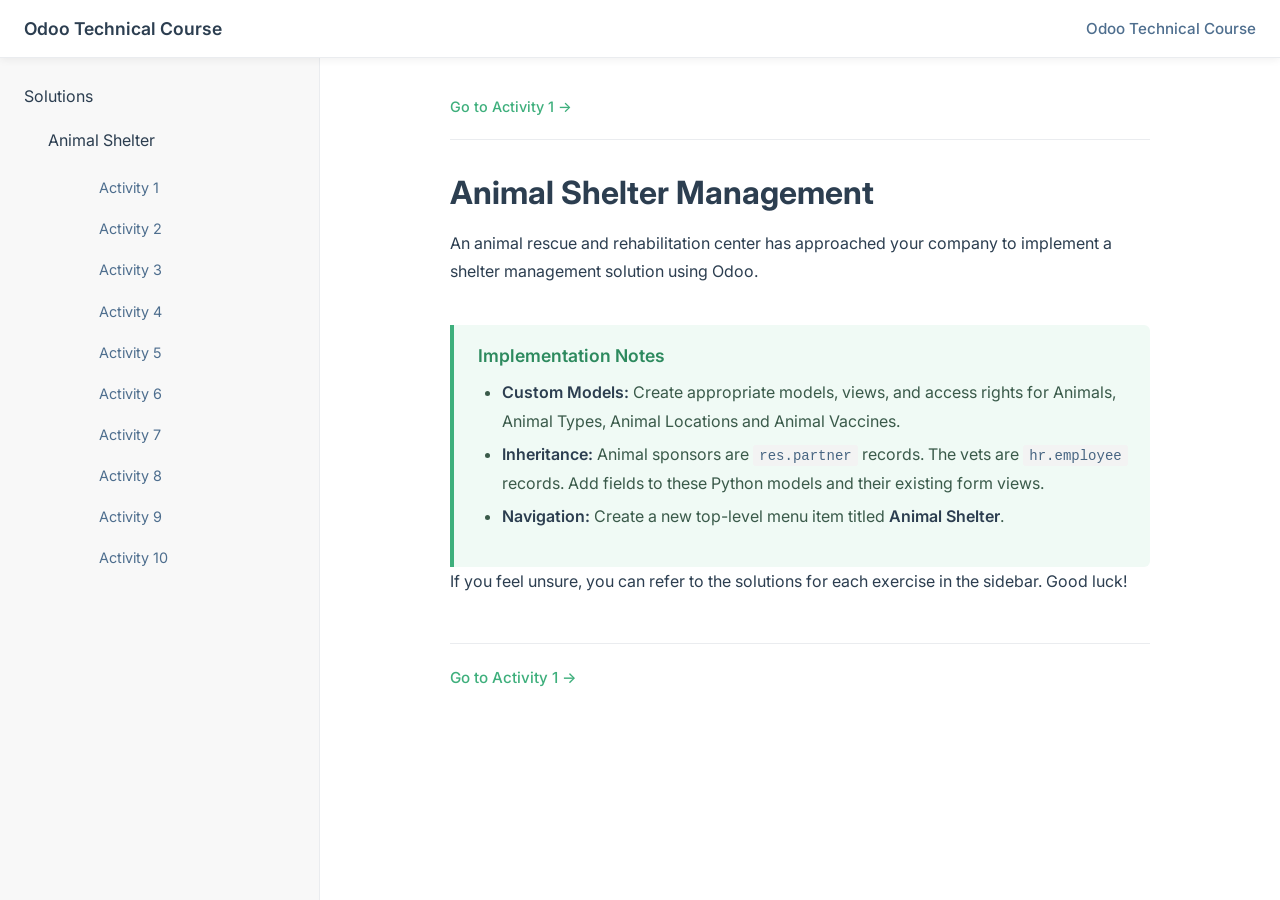
<file: index.html>
<!DOCTYPE html>
<html lang="en-US">

<head>
    <meta charset="utf-8">
    <meta name="viewport" content="width=device-width,initial-scale=1">
    <title>Animal Shelter </title>
    <link href="https://fonts.googleapis.com/css2?family=Inter:wght@400;500;600&display=swap" rel="stylesheet">
    <style>
        *,
        *::before,
        *::after {
            box-sizing: border-box;
            margin: 0;
            padding: 0;
        }

        :root {
            --accent: #3eaf7c;
            --accent-dark: #2d8a5e;
            --text: #2c3e50;
            --text-light: #4e6e8e;
            --border: #eaecef;
            --bg: #ffffff;
            --sidebar-bg: #f8f8f8;
            --navbar-height: 3.6rem;
            --sidebar-width: 20rem;
            --code-bg: #f3f3f3;
            --note-bg: #f0faf5;
        }

        body {
            font-family: 'Inter', -apple-system, BlinkMacSystemFont, 'Segoe UI', sans-serif;
            font-size: 16px;
            color: var(--text);
            background: var(--bg);
        }

        /* ── NAVBAR ── */
        .navbar {
            position: fixed;
            top: 0;
            left: 0;
            right: 0;
            height: var(--navbar-height);
            background: var(--bg);
            border-bottom: 1px solid var(--border);
            display: flex;
            align-items: center;
            padding: 0 1.5rem;
            z-index: 100;
            box-shadow: 0 2px 8px rgba(0, 0, 0, 0.06);
        }

        .navbar .site-name {
            font-size: 1.1rem;
            font-weight: 600;
            color: var(--text);
            text-decoration: none;
        }

        .navbar .nav-right {
            margin-left: auto;
            font-size: 0.95rem;
            color: var(--text-light);
            font-weight: 500;
        }

        .sidebar-toggle {
            display: none;
            flex-direction: column;
            gap: 5px;
            cursor: pointer;
            margin-right: 1rem;
            background: none;
            border: none;
            padding: 4px;
        }

        .sidebar-toggle span {
            display: block;
            width: 22px;
            height: 2px;
            background: var(--text);
            border-radius: 2px;
        }

        /* ── LAYOUT ── */
        .layout {
            display: flex;
            padding-top: var(--navbar-height);
            min-height: 100vh;
        }

        /* ── SIDEBAR ── */
        .sidebar {
            position: fixed;
            top: var(--navbar-height);
            left: 0;
            bottom: 0;
            width: var(--sidebar-width);
            background: var(--sidebar-bg);
            border-right: 1px solid var(--border);
            overflow-y: auto;
            padding: 1.5rem 0;
            transition: transform 0.25s ease;
        }

        .sidebar-group-title {
            font-size: 0.75rem;
            font-weight: 700;
            text-transform: uppercase;
            letter-spacing: 0.08em;
            color: var(--text-light);
            padding: 0.8rem 1.5rem 0.4rem;
        }

        .sidebar ul {
            list-style: none;
        }

        .sidebar-link {
            display: block;
            padding: 0.35rem 1.5rem;
            font-size: 0.9rem;
            color: var(--text-light);
            text-decoration: none;
            border-left: 3px solid transparent;
            transition: color 0.15s, border-color 0.15s, background 0.15s;
        }

        .sidebar-link:hover {
            color: var(--accent);
            background: rgba(62, 175, 124, 0.06);
        }

        .sidebar-link.active {
            color: var(--accent);
            border-left-color: var(--accent);
            background: rgba(62, 175, 124, 0.08);
            font-weight: 600;
        }

        .sidebar-subgroup {
            padding-left: 0.75rem;
        }

        .sidebar-subgroup-title {
            font-size: 0.8rem;
            font-weight: 600;
            color: var(--text);
            padding: 0.5rem 1.5rem 0.25rem;
            cursor: pointer;
        }

        /* ── MAIN CONTENT ── */
        .main {
            margin-left: var(--sidebar-width);
            flex: 1;
            min-width: 0;
        }

        .content {
            max-width: 780px;
            margin: 0 auto;
            padding: 2.5rem 2.5rem 4rem;
        }

        /* ── PAGE NAV (top breadcrumb area) ── */
        .page-nav-top {
            display: flex;
            justify-content: space-between;
            align-items: center;
            padding-bottom: 1.5rem;
            border-bottom: 1px solid var(--border);
            margin-bottom: 2rem;
        }

        .page-nav-top a {
            color: var(--accent);
            text-decoration: none;
            font-size: 0.9rem;
            font-weight: 500;
        }

        .page-nav-top a:hover {
            text-decoration: underline;
        }

        /* ── TYPOGRAPHY ── */
        h1 {
            font-size: 2rem;
            font-weight: 700;
            color: var(--text);
            margin-bottom: 1rem;
            line-height: 1.3;
        }

        h2 {
            font-size: 1.35rem;
            font-weight: 600;
            color: var(--text);
            margin: 2rem 0 0.75rem;
            padding-bottom: 0.4rem;
            border-bottom: 1px solid var(--border);
        }

        p {
            line-height: 1.75;
            color: var(--text);
            margin-bottom: 1rem;
        }

        ul {
            padding-left: 1.5rem;
            margin-bottom: 1rem;
        }

        li {
            line-height: 1.8;
            margin-bottom: 0.25rem;
            color: var(--text);
        }

        strong {
            color: var(--text);
            font-weight: 600;
        }

        code {
            font-family: 'SFMono-Regular', Consolas, 'Liberation Mono', Menlo, monospace;
            font-size: 0.875em;
            background: var(--code-bg);
            color: #476582;
            padding: 0.18em 0.45em;
            border-radius: 3px;
        }

        /* ── NOTE BOX ── */
        .note-box {
            background: var(--note-bg);
            border-left: 4px solid var(--accent);
            border-radius: 0 6px 6px 0;
            padding: 1.25rem 1.5rem;
            margin-top: 2.5rem;
        }

        .note-box h2 {
            font-size: 1.1rem;
            color: var(--accent-dark);
            border-bottom: none;
            margin-top: 0;
            margin-bottom: 0.75rem;
            padding-bottom: 0;
        }

        .note-box li {
            color: #3a5a4a;
        }

        /* ── PAGE NAV BOTTOM ── */
        .page-nav-bottom {
            display: flex;
            justify-content: space-between;
            align-items: center;
            margin-top: 3rem;
            padding-top: 1.5rem;
            border-top: 1px solid var(--border);
        }

        .page-nav-bottom a {
            color: var(--accent);
            text-decoration: none;
            font-size: 0.95rem;
            font-weight: 500;
            display: flex;
            align-items: center;
            gap: 0.4rem;
        }

        .page-nav-bottom a:hover {
            text-decoration: underline;
        }

        /* ── MOBILE ── */
        @media (max-width: 768px) {
            :root {
                --sidebar-width: 0px;
            }

            .sidebar {
                transform: translateX(-100%);
                width: 280px;
                z-index: 90;
            }

            .sidebar.open {
                transform: translateX(0);
            }

            .sidebar-toggle {
                display: flex;
            }

            .main {
                margin-left: 0;
            }

            .content {
                padding: 1.5rem 1.25rem 3rem;
            }

            h1 {
                font-size: 1.5rem;
            }
        }
    </style>
</head>

<body>

    <!-- NAVBAR -->
    <header class="navbar">
        <button class="sidebar-toggle" onclick="document.querySelector('.sidebar').classList.toggle('open')"
            aria-label="Toggle sidebar">
            <span></span><span></span><span></span>
        </button>
        <a href="/odoo-tech-course/" class="site-name">Odoo Technical Course</a>
        <span class="nav-right">Odoo Technical Course</span>
    </header>

    <div class="layout">

        <!-- SIDEBAR -->
        <aside class="sidebar">
            <ul class="sidebar-links">
                <li>
                    <section class="sidebar-group depth-0">
                        <p class="sidebar-heading open"><span>Solutions</span></p>
                        <ul class="sidebar-links sidebar-group-items">
                            <li>
                                <section class="sidebar-group is-sub-group depth-1">
                                    <p class="sidebar-heading"><span>Animal Shelter</span></p>
                                    <ul class="sidebar-links sidebar-group-items">
                                        <li><a href="./solutions/animal-shelter-part-1.html"
                                                class="sidebar-link">Activity 1</a></li>
                                        <li><a href="./solutions/animal-shelter-part-2.html"
                                                class="sidebar-link">Activity 2</a></li>
                                        <li><a href="./solutions/animal-shelter-part-3.html"
                                                class="sidebar-link">Activity 3</a></li>
                                        <li><a href="./solutions/animal-shelter-part-4.html"
                                                class="sidebar-link">Activity 4</a></li>
                                        <li><a href="./solutions/animal-shelter-part-5.html"
                                                class="sidebar-link">Activity 5</a></li>
                                        <li><a href="./solutions/animal-shelter-part-6.html"
                                                class="sidebar-link">Activity 6</a></li>
                                        <li><a href="./solutions/animal-shelter-part-7.html"
                                                class="sidebar-link">Activity 7</a></li>
                                        <li><a href="./solutions/animal-shelter-part-8.html"
                                                class="sidebar-link">Activity 8</a></li>
                                        <li><a href="./solutions/animal-shelter-part-9.html"
                                                class="sidebar-link">Activity 9</a></li>
                                        <li><a href="./solutions/animal-shelter-part-10.html"
                                                class="sidebar-link">Activity 10</a></li>
                                    </ul>
                                </section>
                            </li>
                        </ul>
                    </section>
                </li>
            </ul>
        </aside>

        <!-- MAIN -->
        <main class="main">
            <div class="content">

                <!-- TOP NAV -->
                <div class="page-nav-top">
                    <a href="./solutions/animal-shelter-part-1.html">Go to Activity 1 →</a>
                </div>

                <!-- PAGE CONTENT -->
                <h1>Animal Shelter Management</h1>
                <p>An animal rescue and rehabilitation center has approached your company to implement a shelter
                    management
                    solution using Odoo.</p>


                <div class="note-box">
                    <h2>Implementation Notes</h2>
                    <ul>
                        <li><strong>Custom Models:</strong> Create appropriate models, views, and access rights for
                            Animals, Animal Types, Animal Locations and Animal Vaccines.</li>
                        <li><strong>Inheritance:</strong> Animal sponsors are <code>res.partner</code> records. The vets
                            are <code> hr.employee </code> records. Add fields to these Python
                            models and their existing form views.</li>
                        <li><strong>Navigation:</strong> Create a new top-level menu item titled <strong>Animal
                                Shelter</strong>.
                        </li>
                    </ul>
                </div>
                <div>
                    <p> If you feel unsure, you can refer to the solutions for each exercise in the sidebar. Good luck! </p>
                </div>


                <!-- BOTTOM NAV -->
                <div class="page-nav-bottom">
                    <a href="./solutions/animal-shelter-part-1.html">Go to Activity 1 →</a>
                </div>

            </div>
        </main>

    </div>

</body>

</html>
</file>
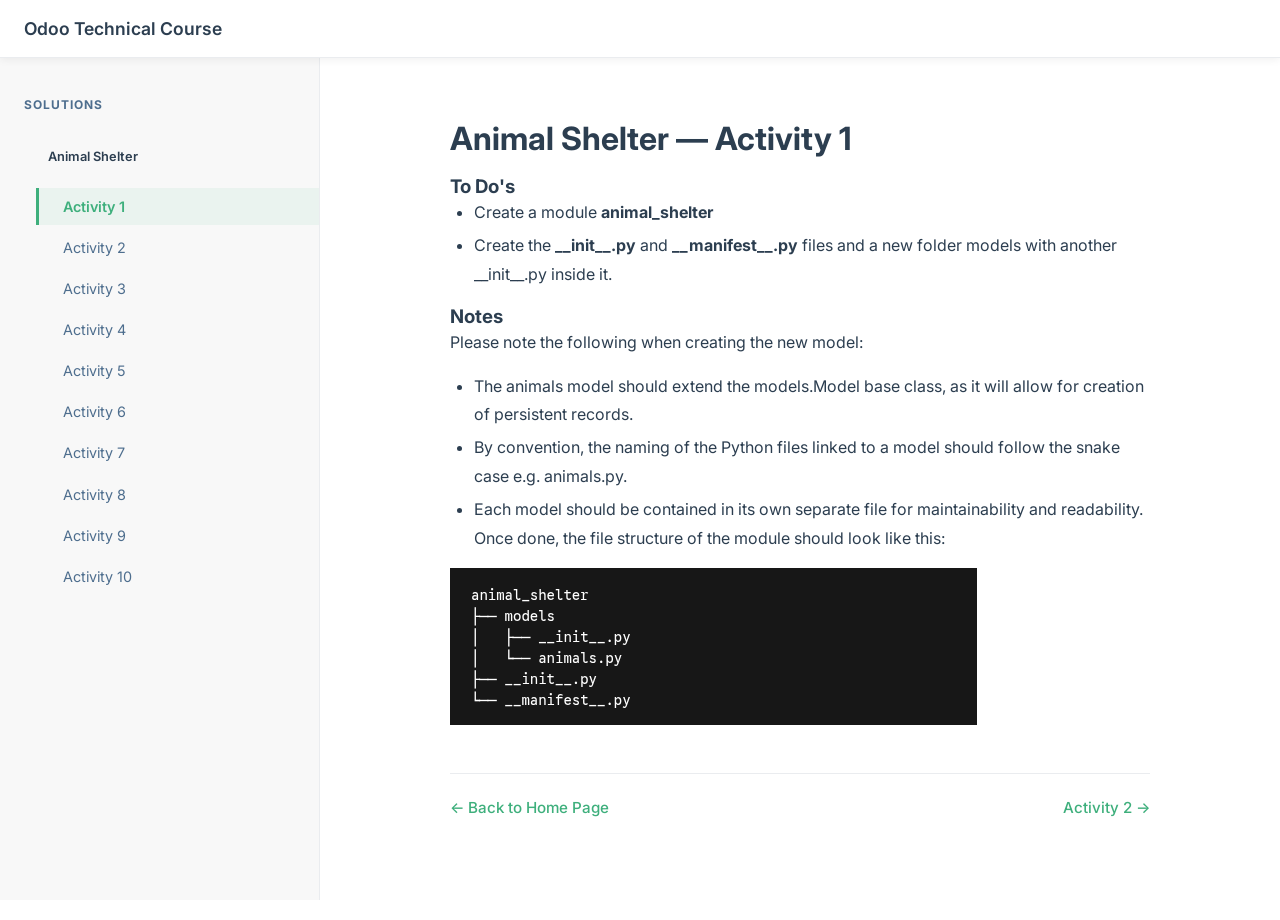
<file: solutions/animal-shelter-part-1.html>
Animal Shelter part 1 · HTML
Copy

<!DOCTYPE html>
<html lang="en-US">

<head>
    <meta charset="utf-8">
    <meta name="viewport" content="width=device-width,initial-scale=1">
    <title>Animal Shelter </title>
    <link href="https://fonts.googleapis.com/css2?family=Inter:wght@400;500;600&display=swap" rel="stylesheet">
    <style>
        *,
        *::before,
        *::after {
            box-sizing: border-box;
            margin: 0;
            padding: 0;
        }

        :root {
            --accent: #3eaf7c;
            --accent-dark: #2d8a5e;
            --text: #2c3e50;
            --text-light: #4e6e8e;
            --border: #eaecef;
            --bg: #ffffff;
            --sidebar-bg: #f8f8f8;
            --navbar-height: 3.6rem;
            --sidebar-width: 20rem;
            --code-bg: #f3f3f3;
            --note-bg: #f0faf5;
        }

        body {
            font-family: 'Inter', -apple-system, BlinkMacSystemFont, 'Segoe UI', sans-serif;
            font-size: 16px;
            color: var(--text);
            background: var(--bg);
        }

        /* ── NAVBAR ── */
        .navbar {
            position: fixed;
            top: 0;
            left: 0;
            right: 0;
            height: var(--navbar-height);
            background: var(--bg);
            border-bottom: 1px solid var(--border);
            display: flex;
            align-items: center;
            padding: 0 1.5rem;
            z-index: 100;
            box-shadow: 0 2px 8px rgba(0, 0, 0, 0.06);
        }

        .navbar .site-name {
            font-size: 1.1rem;
            font-weight: 600;
            color: var(--text);
            text-decoration: none;
        }

        .navbar .nav-right {
            margin-left: auto;
            font-size: 0.95rem;
            color: var(--text-light);
            font-weight: 500;
        }

        .sidebar-toggle {
            display: none;
            flex-direction: column;
            gap: 5px;
            cursor: pointer;
            margin-right: 1rem;
            background: none;
            border: none;
            padding: 4px;
        }

        .sidebar-toggle span {
            display: block;
            width: 22px;
            height: 2px;
            background: var(--text);
            border-radius: 2px;
        }

        /* ── LAYOUT ── */
        .layout {
            display: flex;
            padding-top: var(--navbar-height);
            min-height: 100vh;
        }

        /* ── SIDEBAR ── */
        .sidebar {
            position: fixed;
            top: var(--navbar-height);
            left: 0;
            bottom: 0;
            width: var(--sidebar-width);
            background: var(--sidebar-bg);
            border-right: 1px solid var(--border);
            overflow-y: auto;
            padding: 1.5rem 0;
            transition: transform 0.25s ease;
        }

        .sidebar-group-title {
            font-size: 0.75rem;
            font-weight: 700;
            text-transform: uppercase;
            letter-spacing: 0.08em;
            color: var(--text-light);
            padding: 0.8rem 1.5rem 0.4rem;
        }

        .sidebar ul {
            list-style: none;
        }

        .sidebar-link {
            display: block;
            padding: 0.35rem 1.5rem;
            font-size: 0.9rem;
            color: var(--text-light);
            text-decoration: none;
            border-left: 3px solid transparent;
            transition: color 0.15s, border-color 0.15s, background 0.15s;
        }

        .sidebar-link:hover {
            color: var(--accent);
            background: rgba(62, 175, 124, 0.06);
        }

        .sidebar-link.active {
            color: var(--accent);
            border-left-color: var(--accent);
            background: rgba(62, 175, 124, 0.08);
            font-weight: 600;
        }

        .sidebar-subgroup {
            padding-left: 0.75rem;
        }

        .sidebar-subgroup-title {
            font-size: 0.8rem;
            font-weight: 600;
            color: var(--text);
            padding: 0.5rem 1.5rem 0.25rem;
            cursor: pointer;
        }

        /* ── MAIN CONTENT ── */
        .main {
            margin-left: var(--sidebar-width);
            flex: 1;
            min-width: 0;
        }

        .content {
            max-width: 780px;
            margin: 0 auto;
            padding: 2.5rem 2.5rem 4rem;
        }

        /* ── PAGE NAV (top breadcrumb area) ── */
        .page-nav-top {
            display: flex;
            justify-content: space-between;
            align-items: center;
            padding-bottom: 1.5rem;
            border-bottom: 1px solid var(--border);
            margin-bottom: 2rem;
        }

        .page-nav-top a {
            color: var(--accent);
            text-decoration: none;
            font-size: 0.9rem;
            font-weight: 500;
        }

        .page-nav-top a:hover {
            text-decoration: underline;
        }

        /* ── TYPOGRAPHY ── */
        h1 {
            font-size: 2rem;
            font-weight: 700;
            color: var(--text);
            margin-bottom: 1rem;
            line-height: 1.3;
        }

        h2 {
            font-size: 1.35rem;
            font-weight: 600;
            color: var(--text);
            margin: 2rem 0 0.75rem;
            padding-bottom: 0.4rem;
            border-bottom: 1px solid var(--border);
        }

        p {
            line-height: 1.75;
            color: var(--text);
            margin-bottom: 1rem;
        }

        ul {
            padding-left: 1.5rem;
            margin-bottom: 1rem;
        }

        li {
            line-height: 1.8;
            margin-bottom: 0.25rem;
            color: var(--text);
        }

        strong {
            color: var(--text);
            font-weight: 600;
        }

        code {
            font-family: 'SFMono-Regular', Consolas, 'Liberation Mono', Menlo, monospace;
            font-size: 0.875em;
            background: var(--code-bg);
            color: #476582;
            padding: 0.18em 0.45em;
            border-radius: 3px;
        }

        /* ── NOTE BOX ── */
        .note-box {
            background: var(--note-bg);
            border-left: 4px solid var(--accent);
            border-radius: 0 6px 6px 0;
            padding: 1.25rem 1.5rem;
            margin-top: 2.5rem;
        }

        .note-box h2 {
            font-size: 1.1rem;
            color: var(--accent-dark);
            border-bottom: none;
            margin-top: 0;
            margin-bottom: 0.75rem;
            padding-bottom: 0;
        }

        .note-box li {
            color: #3a5a4a;
        }

        /* ── PAGE NAV BOTTOM ── */
        .page-nav-bottom {
            display: flex;
            justify-content: space-between;
            align-items: center;
            margin-top: 3rem;
            padding-top: 1.5rem;
            border-top: 1px solid var(--border);
        }

        .page-nav-bottom a {
            color: var(--accent);
            text-decoration: none;
            font-size: 0.95rem;
            font-weight: 500;
            display: flex;
            align-items: center;
            gap: 0.4rem;
        }

        .page-nav-bottom a:hover {
            text-decoration: underline;
        }

        /* ── MOBILE ── */
        @media (max-width: 768px) {
            :root {
                --sidebar-width: 0px;
            }

            .sidebar {
                transform: translateX(-100%);
                width: 280px;
                z-index: 90;
            }

            .sidebar.open {
                transform: translateX(0);
            }

            .sidebar-toggle {
                display: flex;
            }

            .main {
                margin-left: 0;
            }

            .content {
                padding: 1.5rem 1.25rem 3rem;
            }

            h1 {
                font-size: 1.5rem;
            }
        }
    </style>
</head>

<body>

    <!-- NAVBAR -->
    <header class="navbar">
        <button class="sidebar-toggle" onclick="document.querySelector('.sidebar').classList.toggle('open')"
            aria-label="Toggle sidebar">
            <span></span><span></span><span></span>
        </button>
        <a href="/odoo-tech-course/" class="site-name">Odoo Technical Course</a>
    </header>

    <div class="layout">

        <!-- SIDEBAR -->
        <aside class="sidebar">
            <p class="sidebar-group-title">Solutions</p>
            <ul>
                <li>
                    <p class="sidebar-subgroup-title">Animal Shelter</p>
                    <ul class="sidebar-subgroup">
                        <li><a href="./animal-shelter-part-1.html" class="sidebar-link active">Activity 1</a></li>
                        <li><a href="./animal-shelter-part-2.html" class="sidebar-link">Activity 2</a></li>
                        <li><a href="./animal-shelter-part-3.html" class="sidebar-link">Activity 3</a></li>
                        <li><a href="./animal-shelter-part-4.html" class="sidebar-link">Activity 4</a></li>
                        <li><a href="./animal-shelter-part-5.html" class="sidebar-link">Activity 5</a></li>
                        <li><a href="./animal-shelter-part-6.html" class="sidebar-link">Activity 6</a></li>
                        <li><a href="./animal-shelter-part-7.html" class="sidebar-link">Activity 7</a></li>
                        <li><a href="./animal-shelter-part-8.html" class="sidebar-link">Activity 8</a></li>
                        <li><a href="./animal-shelter-part-9.html" class="sidebar-link">Activity 9</a></li>
                        <li><a href="./animal-shelter-part-10.html" class="sidebar-link">Activity 10</a></li>
                    </ul>
                </li>
            </ul>
        </aside>

        <!-- MAIN -->
        <main class="main">
            <div class="content">

                <!-- PAGE CONTENT -->
                <h1>Animal Shelter — Activity 1</h1>
                <div>
                    <h3> To Do's</h3>

                    <ul>
                        <li> Create a module <b> animal_shelter</b></li>
                        <li> Create the <b> __init__.py</b> and <b> __manifest__.py</b> files and a new folder models
                            with another __init__.py inside it.</li>
                    </ul>

                </div>

                <div>
                    <h3> Notes </h3>
                    <p>
                        Please note the following when creating the new model:
                    <ul>
                        <li> The animals model should extend the models.Model base class, as it will allow for
                        creation of persistent records.</li>
                        <li> By convention, the naming of the Python files linked to a model should follow the snake case
                        e.g. animals.py.</li>
                        <li> Each model should be contained in its own separate file for maintainability and readability.
                        Once done, the file structure of the module should look like this:</li>
                    </ul>
                    <img src = "../assets/img/module_structure.png" />
                    </p>
                </div>

                <!-- BOTTOM NAV -->
                <div class="page-nav-bottom">
                    <a href="../index.html">← Back to Home Page</a>
                    <a href="./animal-shelter-part-2.html">Activity 2 →</a>
                </div>

            </div>
        </main>

    </div>

</body>

</html>
</file>
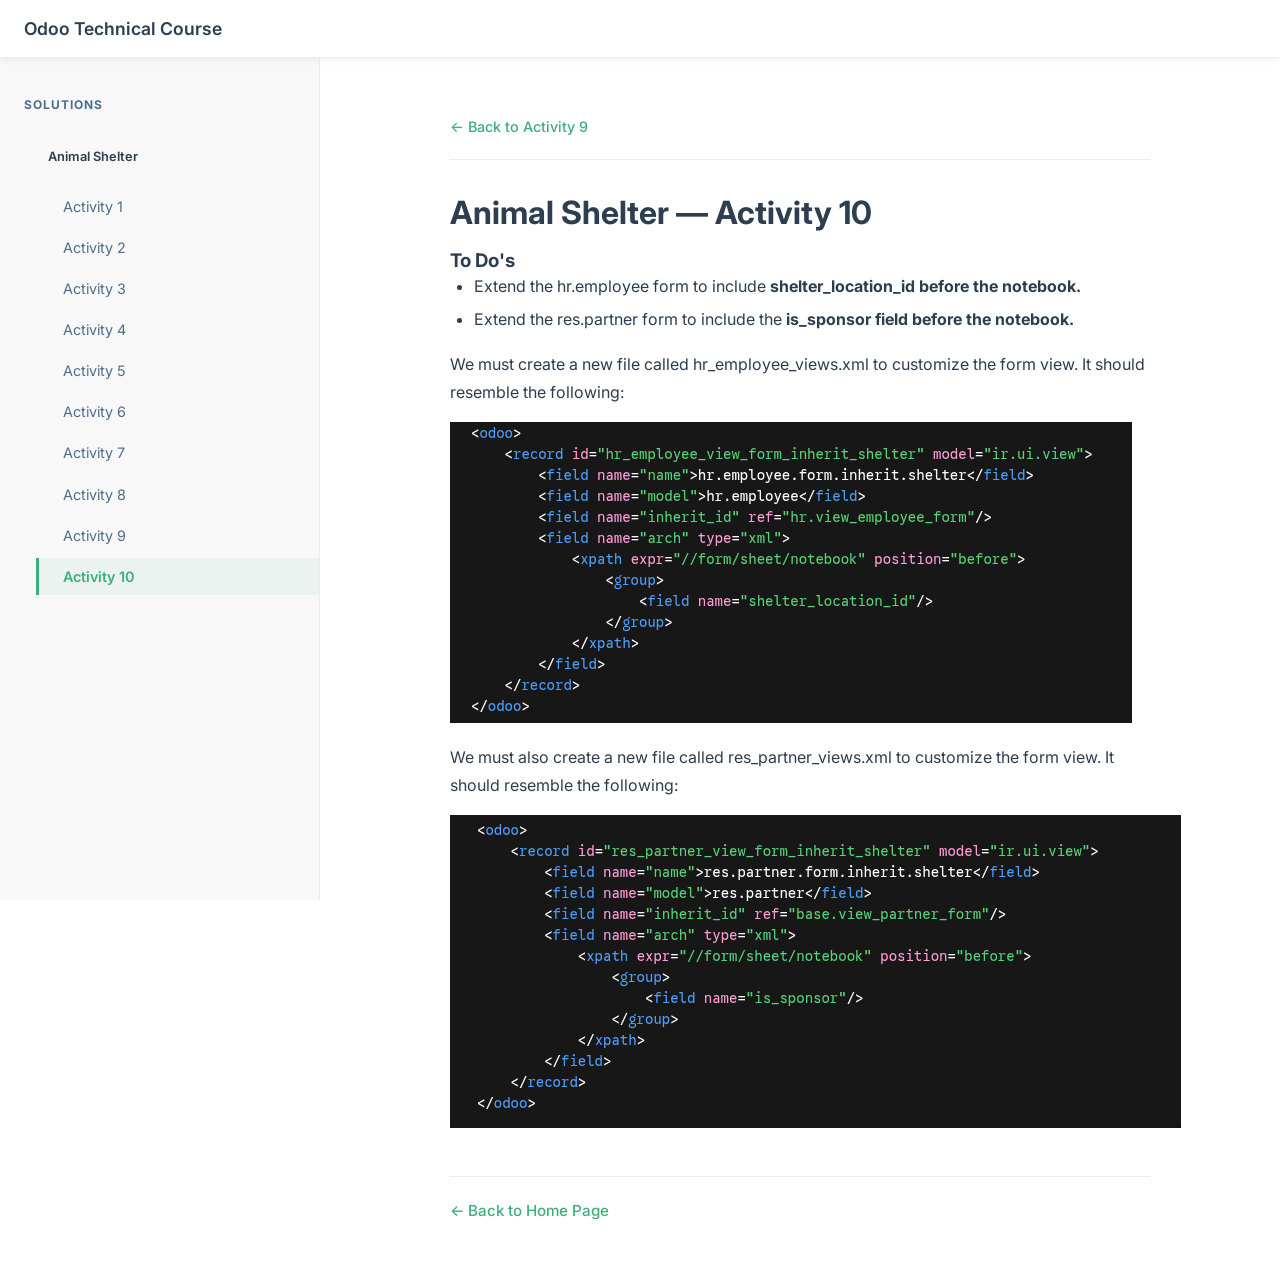
<file: solutions/animal-shelter-part-10.html>
Animal Shelter part 1 · HTML
Copy

<!DOCTYPE html>
<html lang="en-US">

<head>
    <meta charset="utf-8">
    <meta name="viewport" content="width=device-width,initial-scale=1">
    <title>Animal Shelter </title>
    <link href="https://fonts.googleapis.com/css2?family=Inter:wght@400;500;600&display=swap" rel="stylesheet">
    <style>
        *,
        *::before,
        *::after {
            box-sizing: border-box;
            margin: 0;
            padding: 0;
        }

        :root {
            --accent: #3eaf7c;
            --accent-dark: #2d8a5e;
            --text: #2c3e50;
            --text-light: #4e6e8e;
            --border: #eaecef;
            --bg: #ffffff;
            --sidebar-bg: #f8f8f8;
            --navbar-height: 3.6rem;
            --sidebar-width: 20rem;
            --code-bg: #f3f3f3;
            --note-bg: #f0faf5;
        }

        body {
            font-family: 'Inter', -apple-system, BlinkMacSystemFont, 'Segoe UI', sans-serif;
            font-size: 16px;
            color: var(--text);
            background: var(--bg);
        }

        /* ── NAVBAR ── */
        .navbar {
            position: fixed;
            top: 0;
            left: 0;
            right: 0;
            height: var(--navbar-height);
            background: var(--bg);
            border-bottom: 1px solid var(--border);
            display: flex;
            align-items: center;
            padding: 0 1.5rem;
            z-index: 100;
            box-shadow: 0 2px 8px rgba(0, 0, 0, 0.06);
        }

        .navbar .site-name {
            font-size: 1.1rem;
            font-weight: 600;
            color: var(--text);
            text-decoration: none;
        }

        .navbar .nav-right {
            margin-left: auto;
            font-size: 0.95rem;
            color: var(--text-light);
            font-weight: 500;
        }

        .sidebar-toggle {
            display: none;
            flex-direction: column;
            gap: 5px;
            cursor: pointer;
            margin-right: 1rem;
            background: none;
            border: none;
            padding: 4px;
        }

        .sidebar-toggle span {
            display: block;
            width: 22px;
            height: 2px;
            background: var(--text);
            border-radius: 2px;
        }

        /* ── LAYOUT ── */
        .layout {
            display: flex;
            padding-top: var(--navbar-height);
            min-height: 100vh;
        }

        /* ── SIDEBAR ── */
        .sidebar {
            position: fixed;
            top: var(--navbar-height);
            left: 0;
            bottom: 0;
            width: var(--sidebar-width);
            background: var(--sidebar-bg);
            border-right: 1px solid var(--border);
            overflow-y: auto;
            padding: 1.5rem 0;
            transition: transform 0.25s ease;
        }

        .sidebar-group-title {
            font-size: 0.75rem;
            font-weight: 700;
            text-transform: uppercase;
            letter-spacing: 0.08em;
            color: var(--text-light);
            padding: 0.8rem 1.5rem 0.4rem;
        }

        .sidebar ul {
            list-style: none;
        }

        .sidebar-link {
            display: block;
            padding: 0.35rem 1.5rem;
            font-size: 0.9rem;
            color: var(--text-light);
            text-decoration: none;
            border-left: 3px solid transparent;
            transition: color 0.15s, border-color 0.15s, background 0.15s;
        }

        .sidebar-link:hover {
            color: var(--accent);
            background: rgba(62, 175, 124, 0.06);
        }

        .sidebar-link.active {
            color: var(--accent);
            border-left-color: var(--accent);
            background: rgba(62, 175, 124, 0.08);
            font-weight: 600;
        }

        .sidebar-subgroup {
            padding-left: 0.75rem;
        }

        .sidebar-subgroup-title {
            font-size: 0.8rem;
            font-weight: 600;
            color: var(--text);
            padding: 0.5rem 1.5rem 0.25rem;
            cursor: pointer;
        }

        /* ── MAIN CONTENT ── */
        .main {
            margin-left: var(--sidebar-width);
            flex: 1;
            min-width: 0;
        }

        .content {
            max-width: 780px;
            margin: 0 auto;
            padding: 2.5rem 2.5rem 4rem;
        }

        /* ── PAGE NAV (top breadcrumb area) ── */
        .page-nav-top {
            display: flex;
            justify-content: space-between;
            align-items: center;
            padding-bottom: 1.5rem;
            border-bottom: 1px solid var(--border);
            margin-bottom: 2rem;
        }

        .page-nav-top a {
            color: var(--accent);
            text-decoration: none;
            font-size: 0.9rem;
            font-weight: 500;
        }

        .page-nav-top a:hover {
            text-decoration: underline;
        }

        /* ── TYPOGRAPHY ── */
        h1 {
            font-size: 2rem;
            font-weight: 700;
            color: var(--text);
            margin-bottom: 1rem;
            line-height: 1.3;
        }

        h2 {
            font-size: 1.35rem;
            font-weight: 600;
            color: var(--text);
            margin: 2rem 0 0.75rem;
            padding-bottom: 0.4rem;
            border-bottom: 1px solid var(--border);
        }

        p {
            line-height: 1.75;
            color: var(--text);
            margin-bottom: 1rem;
        }

        ul {
            padding-left: 1.5rem;
            margin-bottom: 1rem;
        }

        li {
            line-height: 1.8;
            margin-bottom: 0.25rem;
            color: var(--text);
        }

        strong {
            color: var(--text);
            font-weight: 600;
        }

        code {
            font-family: 'SFMono-Regular', Consolas, 'Liberation Mono', Menlo, monospace;
            font-size: 0.875em;
            background: var(--code-bg);
            color: #476582;
            padding: 0.18em 0.45em;
            border-radius: 3px;
        }

        /* ── NOTE BOX ── */
        .note-box {
            background: var(--note-bg);
            border-left: 4px solid var(--accent);
            border-radius: 0 6px 6px 0;
            padding: 1.25rem 1.5rem;
            margin-top: 2.5rem;
        }

        .note-box h2 {
            font-size: 1.1rem;
            color: var(--accent-dark);
            border-bottom: none;
            margin-top: 0;
            margin-bottom: 0.75rem;
            padding-bottom: 0;
        }

        .note-box li {
            color: #3a5a4a;
        }

        /* ── PAGE NAV BOTTOM ── */
        .page-nav-bottom {
            display: flex;
            justify-content: space-between;
            align-items: center;
            margin-top: 3rem;
            padding-top: 1.5rem;
            border-top: 1px solid var(--border);
        }

        .page-nav-bottom a {
            color: var(--accent);
            text-decoration: none;
            font-size: 0.95rem;
            font-weight: 500;
            display: flex;
            align-items: center;
            gap: 0.4rem;
        }

        .page-nav-bottom a:hover {
            text-decoration: underline;
        }

        /* ── MOBILE ── */
        @media (max-width: 768px) {
            :root {
                --sidebar-width: 0px;
            }

            .sidebar {
                transform: translateX(-100%);
                width: 280px;
                z-index: 90;
            }

            .sidebar.open {
                transform: translateX(0);
            }

            .sidebar-toggle {
                display: flex;
            }

            .main {
                margin-left: 0;
            }

            .content {
                padding: 1.5rem 1.25rem 3rem;
            }

            h1 {
                font-size: 1.5rem;
            }
        }
    </style>
</head>

<body>

    <!-- NAVBAR -->
    <header class="navbar">
        <button class="sidebar-toggle" onclick="document.querySelector('.sidebar').classList.toggle('open')"
            aria-label="Toggle sidebar">
            <span></span><span></span><span></span>
        </button>
        <a href="/odoo-tech-course/" class="site-name">Odoo Technical Course</a>
    </header>

    <div class="layout">

        <!-- SIDEBAR -->
        <aside class="sidebar">
            <p class="sidebar-group-title">Solutions</p>
            <ul>
                <li>
                    <p class="sidebar-subgroup-title">Animal Shelter</p>
                    <ul class="sidebar-subgroup">
                        <li><a href="./animal-shelter-part-1.html" class="sidebar-link">Activity 1</a></li>
                        <li><a href="./animal-shelter-part-2.html" class="sidebar-link">Activity 2</a></li>
                        <li><a href="./animal-shelter-part-3.html" class="sidebar-link">Activity 3</a></li>
                        <li><a href="./animal-shelter-part-4.html" class="sidebar-link">Activity 4</a></li>
                        <li><a href="./animal-shelter-part-5.html" class="sidebar-link">Activity 5</a></li>
                        <li><a href="./animal-shelter-part-6.html" class="sidebar-link">Activity 6</a></li>
                        <li><a href="./animal-shelter-part-7.html" class="sidebar-link">Activity 7</a></li>
                        <li><a href="./animal-shelter-part-8.html" class="sidebar-link">Activity 8</a></li>
                        <li><a href="./animal-shelter-part-9.html" class="sidebar-link">Activity 9</a></li>
                        <li><a href="./animal-shelter-part-10.html" class="sidebar-link active">Activity 10</a></li>
                    </ul>
                </li>
            </ul>
        </aside>

        <!-- MAIN -->
        <main class="main">
            <div class="content">

                  <!-- TOP NAV -->
                <div class="page-nav-top">
                    <a href="./animal-shelter-part-9.html">← Back to Activity 9</a>
                </div>

                <!-- PAGE CONTENT -->
                <h1>Animal Shelter — Activity 10</h1>

                <div>
                    <h3> To Do's</h3>
                    <ul>
                        <li> Extend the hr.employee form to include <b> shelter_location_id before the notebook.</b></li>
                        <li> Extend the res.partner form to include the <b> is_sponsor field before the notebook.</b></li>
                    </ul>
                </div>

                 <div>
                    <p> We must create a new file called hr_employee_views.xml to customize the form view. It should resemble the following: </p>
                    <img src = "../assets/img/activity 10 hr employee.png" />
                </div>
                <br />
                <div>
                    <p> We must also create a new file called res_partner_views.xml to customize the form view. It should resemble the following: </p>
                    <img src = "../assets/img/activity 10 res partner.png" />
                </div>

                <!-- BOTTOM NAV -->
                <div class="page-nav-bottom">
                    <a href="../index.html">← Back to Home Page</a>
                </div>

            </div>
        </main>

    </div>

</body>

</html>
</file>
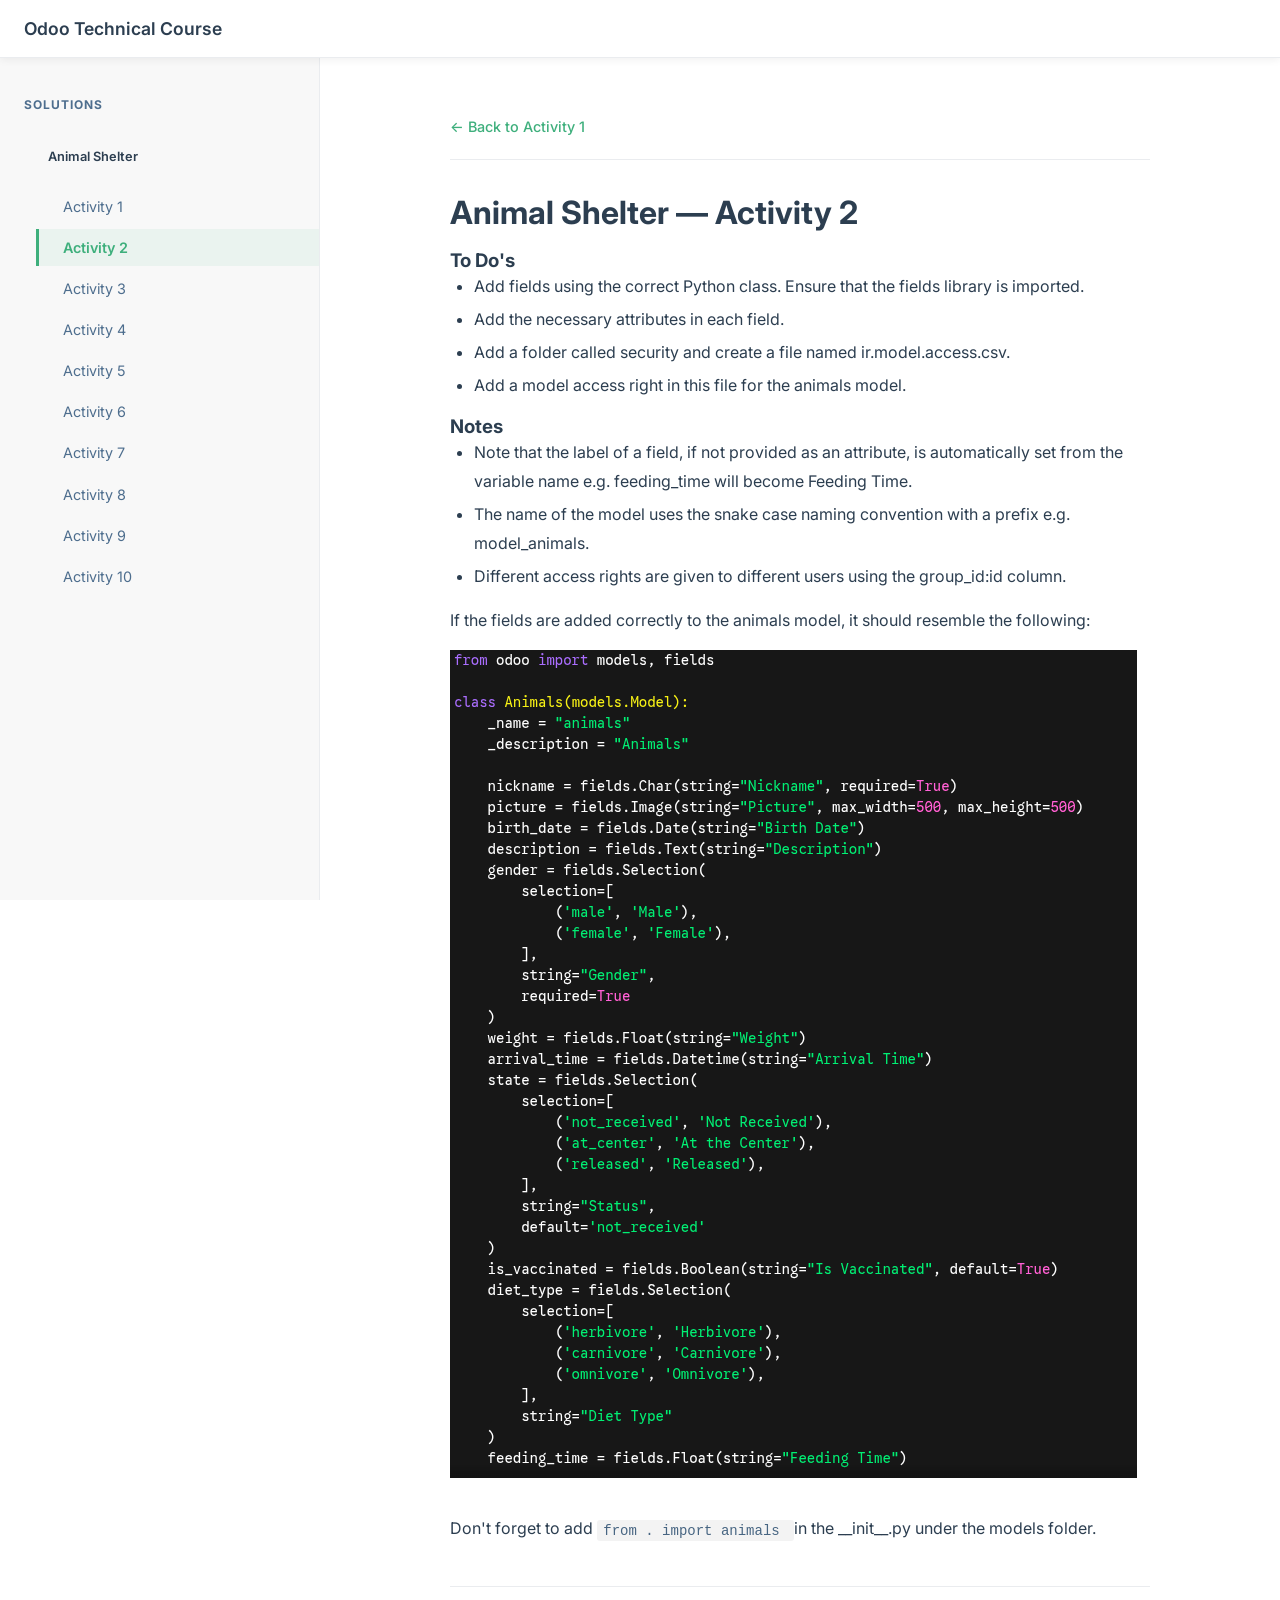
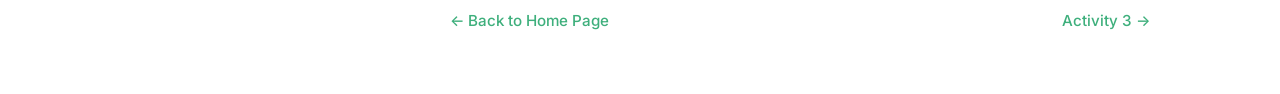
<file: solutions/animal-shelter-part-2.html>
Animal Shelter part 1 · HTML
Copy

<!DOCTYPE html>
<html lang="en-US">

<head>
    <meta charset="utf-8">
    <meta name="viewport" content="width=device-width,initial-scale=1">
    <title>Animal Shelter </title>
    <link href="https://fonts.googleapis.com/css2?family=Inter:wght@400;500;600&display=swap" rel="stylesheet">
    <style>
        *,
        *::before,
        *::after {
            box-sizing: border-box;
            margin: 0;
            padding: 0;
        }

        :root {
            --accent: #3eaf7c;
            --accent-dark: #2d8a5e;
            --text: #2c3e50;
            --text-light: #4e6e8e;
            --border: #eaecef;
            --bg: #ffffff;
            --sidebar-bg: #f8f8f8;
            --navbar-height: 3.6rem;
            --sidebar-width: 20rem;
            --code-bg: #f3f3f3;
            --note-bg: #f0faf5;
        }

        body {
            font-family: 'Inter', -apple-system, BlinkMacSystemFont, 'Segoe UI', sans-serif;
            font-size: 16px;
            color: var(--text);
            background: var(--bg);
        }

        /* ── NAVBAR ── */
        .navbar {
            position: fixed;
            top: 0;
            left: 0;
            right: 0;
            height: var(--navbar-height);
            background: var(--bg);
            border-bottom: 1px solid var(--border);
            display: flex;
            align-items: center;
            padding: 0 1.5rem;
            z-index: 100;
            box-shadow: 0 2px 8px rgba(0, 0, 0, 0.06);
        }

        .navbar .site-name {
            font-size: 1.1rem;
            font-weight: 600;
            color: var(--text);
            text-decoration: none;
        }

        .navbar .nav-right {
            margin-left: auto;
            font-size: 0.95rem;
            color: var(--text-light);
            font-weight: 500;
        }

        .sidebar-toggle {
            display: none;
            flex-direction: column;
            gap: 5px;
            cursor: pointer;
            margin-right: 1rem;
            background: none;
            border: none;
            padding: 4px;
        }

        .sidebar-toggle span {
            display: block;
            width: 22px;
            height: 2px;
            background: var(--text);
            border-radius: 2px;
        }

        /* ── LAYOUT ── */
        .layout {
            display: flex;
            padding-top: var(--navbar-height);
            min-height: 100vh;
        }

        /* ── SIDEBAR ── */
        .sidebar {
            position: fixed;
            top: var(--navbar-height);
            left: 0;
            bottom: 0;
            width: var(--sidebar-width);
            background: var(--sidebar-bg);
            border-right: 1px solid var(--border);
            overflow-y: auto;
            padding: 1.5rem 0;
            transition: transform 0.25s ease;
        }

        .sidebar-group-title {
            font-size: 0.75rem;
            font-weight: 700;
            text-transform: uppercase;
            letter-spacing: 0.08em;
            color: var(--text-light);
            padding: 0.8rem 1.5rem 0.4rem;
        }

        .sidebar ul {
            list-style: none;
        }

        .sidebar-link {
            display: block;
            padding: 0.35rem 1.5rem;
            font-size: 0.9rem;
            color: var(--text-light);
            text-decoration: none;
            border-left: 3px solid transparent;
            transition: color 0.15s, border-color 0.15s, background 0.15s;
        }

        .sidebar-link:hover {
            color: var(--accent);
            background: rgba(62, 175, 124, 0.06);
        }

        .sidebar-link.active {
            color: var(--accent);
            border-left-color: var(--accent);
            background: rgba(62, 175, 124, 0.08);
            font-weight: 600;
        }

        .sidebar-subgroup {
            padding-left: 0.75rem;
        }

        .sidebar-subgroup-title {
            font-size: 0.8rem;
            font-weight: 600;
            color: var(--text);
            padding: 0.5rem 1.5rem 0.25rem;
            cursor: pointer;
        }

        /* ── MAIN CONTENT ── */
        .main {
            margin-left: var(--sidebar-width);
            flex: 1;
            min-width: 0;
        }

        .content {
            max-width: 780px;
            margin: 0 auto;
            padding: 2.5rem 2.5rem 4rem;
        }

        /* ── PAGE NAV (top breadcrumb area) ── */
        .page-nav-top {
            display: flex;
            justify-content: space-between;
            align-items: center;
            padding-bottom: 1.5rem;
            border-bottom: 1px solid var(--border);
            margin-bottom: 2rem;
        }

        .page-nav-top a {
            color: var(--accent);
            text-decoration: none;
            font-size: 0.9rem;
            font-weight: 500;
        }

        .page-nav-top a:hover {
            text-decoration: underline;
        }

        /* ── TYPOGRAPHY ── */
        h1 {
            font-size: 2rem;
            font-weight: 700;
            color: var(--text);
            margin-bottom: 1rem;
            line-height: 1.3;
        }

        h2 {
            font-size: 1.35rem;
            font-weight: 600;
            color: var(--text);
            margin: 2rem 0 0.75rem;
            padding-bottom: 0.4rem;
            border-bottom: 1px solid var(--border);
        }

        p {
            line-height: 1.75;
            color: var(--text);
            margin-bottom: 1rem;
        }

        ul {
            padding-left: 1.5rem;
            margin-bottom: 1rem;
        }

        li {
            line-height: 1.8;
            margin-bottom: 0.25rem;
            color: var(--text);
        }

        strong {
            color: var(--text);
            font-weight: 600;
        }

        code {
            font-family: 'SFMono-Regular', Consolas, 'Liberation Mono', Menlo, monospace;
            font-size: 0.875em;
            background: var(--code-bg);
            color: #476582;
            padding: 0.18em 0.45em;
            border-radius: 3px;
        }

        /* ── NOTE BOX ── */
        .note-box {
            background: var(--note-bg);
            border-left: 4px solid var(--accent);
            border-radius: 0 6px 6px 0;
            padding: 1.25rem 1.5rem;
            margin-top: 2.5rem;
        }

        .note-box h2 {
            font-size: 1.1rem;
            color: var(--accent-dark);
            border-bottom: none;
            margin-top: 0;
            margin-bottom: 0.75rem;
            padding-bottom: 0;
        }

        .note-box li {
            color: #3a5a4a;
        }

        /* ── PAGE NAV BOTTOM ── */
        .page-nav-bottom {
            display: flex;
            justify-content: space-between;
            align-items: center;
            margin-top: 3rem;
            padding-top: 1.5rem;
            border-top: 1px solid var(--border);
        }

        .page-nav-bottom a {
            color: var(--accent);
            text-decoration: none;
            font-size: 0.95rem;
            font-weight: 500;
            display: flex;
            align-items: center;
            gap: 0.4rem;
        }

        .page-nav-bottom a:hover {
            text-decoration: underline;
        }

        /* ── MOBILE ── */
        @media (max-width: 768px) {
            :root {
                --sidebar-width: 0px;
            }

            .sidebar {
                transform: translateX(-100%);
                width: 280px;
                z-index: 90;
            }

            .sidebar.open {
                transform: translateX(0);
            }

            .sidebar-toggle {
                display: flex;
            }

            .main {
                margin-left: 0;
            }

            .content {
                padding: 1.5rem 1.25rem 3rem;
            }

            h1 {
                font-size: 1.5rem;
            }
        }
    </style>
</head>

<body>

    <!-- NAVBAR -->
    <header class="navbar">
        <button class="sidebar-toggle" onclick="document.querySelector('.sidebar').classList.toggle('open')"
            aria-label="Toggle sidebar">
            <span></span><span></span><span></span>
        </button>
        <a href="/odoo-tech-course/" class="site-name">Odoo Technical Course</a>
    </header>

    <div class="layout">

        <!-- SIDEBAR -->
        <aside class="sidebar">
            <p class="sidebar-group-title">Solutions</p>
            <ul>
                <li>
                    <p class="sidebar-subgroup-title">Animal Shelter</p>
                    <ul class="sidebar-subgroup">
                        <li><a href="./animal-shelter-part-1.html" class="sidebar-link">Activity 1</a></li>
                        <li><a href="./animal-shelter-part-2.html" class="sidebar-link active">Activity 2</a></li>
                        <li><a href="./animal-shelter-part-3.html" class="sidebar-link">Activity 3</a></li>
                        <li><a href="./animal-shelter-part-4.html" class="sidebar-link">Activity 4</a></li>
                        <li><a href="./animal-shelter-part-5.html" class="sidebar-link">Activity 5</a></li>
                        <li><a href="./animal-shelter-part-6.html" class="sidebar-link">Activity 6</a></li>
                        <li><a href="./animal-shelter-part-7.html" class="sidebar-link">Activity 7</a></li>
                        <li><a href="./animal-shelter-part-8.html" class="sidebar-link">Activity 8</a></li>
                        <li><a href="./animal-shelter-part-9.html" class="sidebar-link">Activity 9</a></li>
                        <li><a href="./animal-shelter-part-10.html" class="sidebar-link">Activity 10</a></li>
                    </ul>
                </li>
            </ul>
        </aside>

        <!-- MAIN -->
        <main class="main">
            <div class="content">

                <!-- TOP NAV -->
                <div class="page-nav-top">
                    <a href="./animal-shelter-part-1.html">← Back to Activity 1</a>
                </div>

                <!-- PAGE CONTENT -->
                <h1>Animal Shelter — Activity 2</h1>
                <div>
                    <h3> To Do's</h3>
                    <ul>
                        <li>
                            Add fields using the correct Python class. Ensure that the fields library is imported.
                        </li>
                        <li>
                            Add the necessary attributes in each field.
                        </li>
                        <li> Add a folder called security and create a file named ir.model.access.csv.</li>
                        <li> Add a model access right in this file for the animals model.</li>
                    </ul>
                </div>
                <div>
                    <h3> Notes </h3>
                    <ul>
                        <li>
                            Note that the label of a field, if not provided as an attribute, is automatically set from
                            the variable name e.g. feeding_time will become Feeding Time.
                        </li>
                        <li> The name of the model uses the snake case naming convention with a prefix e.g. model_animals.</li>
                        <li> Different access rights are given to different users using the group_id:id column.</li>
                    </ul>
                </div>
                <div>
                    <p> If the fields are added correctly to the animals model, it should resemble the following:
                    </p>
                    <img src = "../assets/img/activity 2.png" />
                </div>
                <br />
                

                <br />
                <div> Don't forget to add <code> from . import animals </code> in the __init__.py under the models folder.</div>

                <!-- BOTTOM NAV -->
                <div class="page-nav-bottom">
                    <a href="../index.html">← Back to Home Page</a>
                    <a href="./animal-shelter-part-3.html">Activity 3 →</a>
                </div>

            </div>
        </main>

    </div>

</body>

</html>
</file>
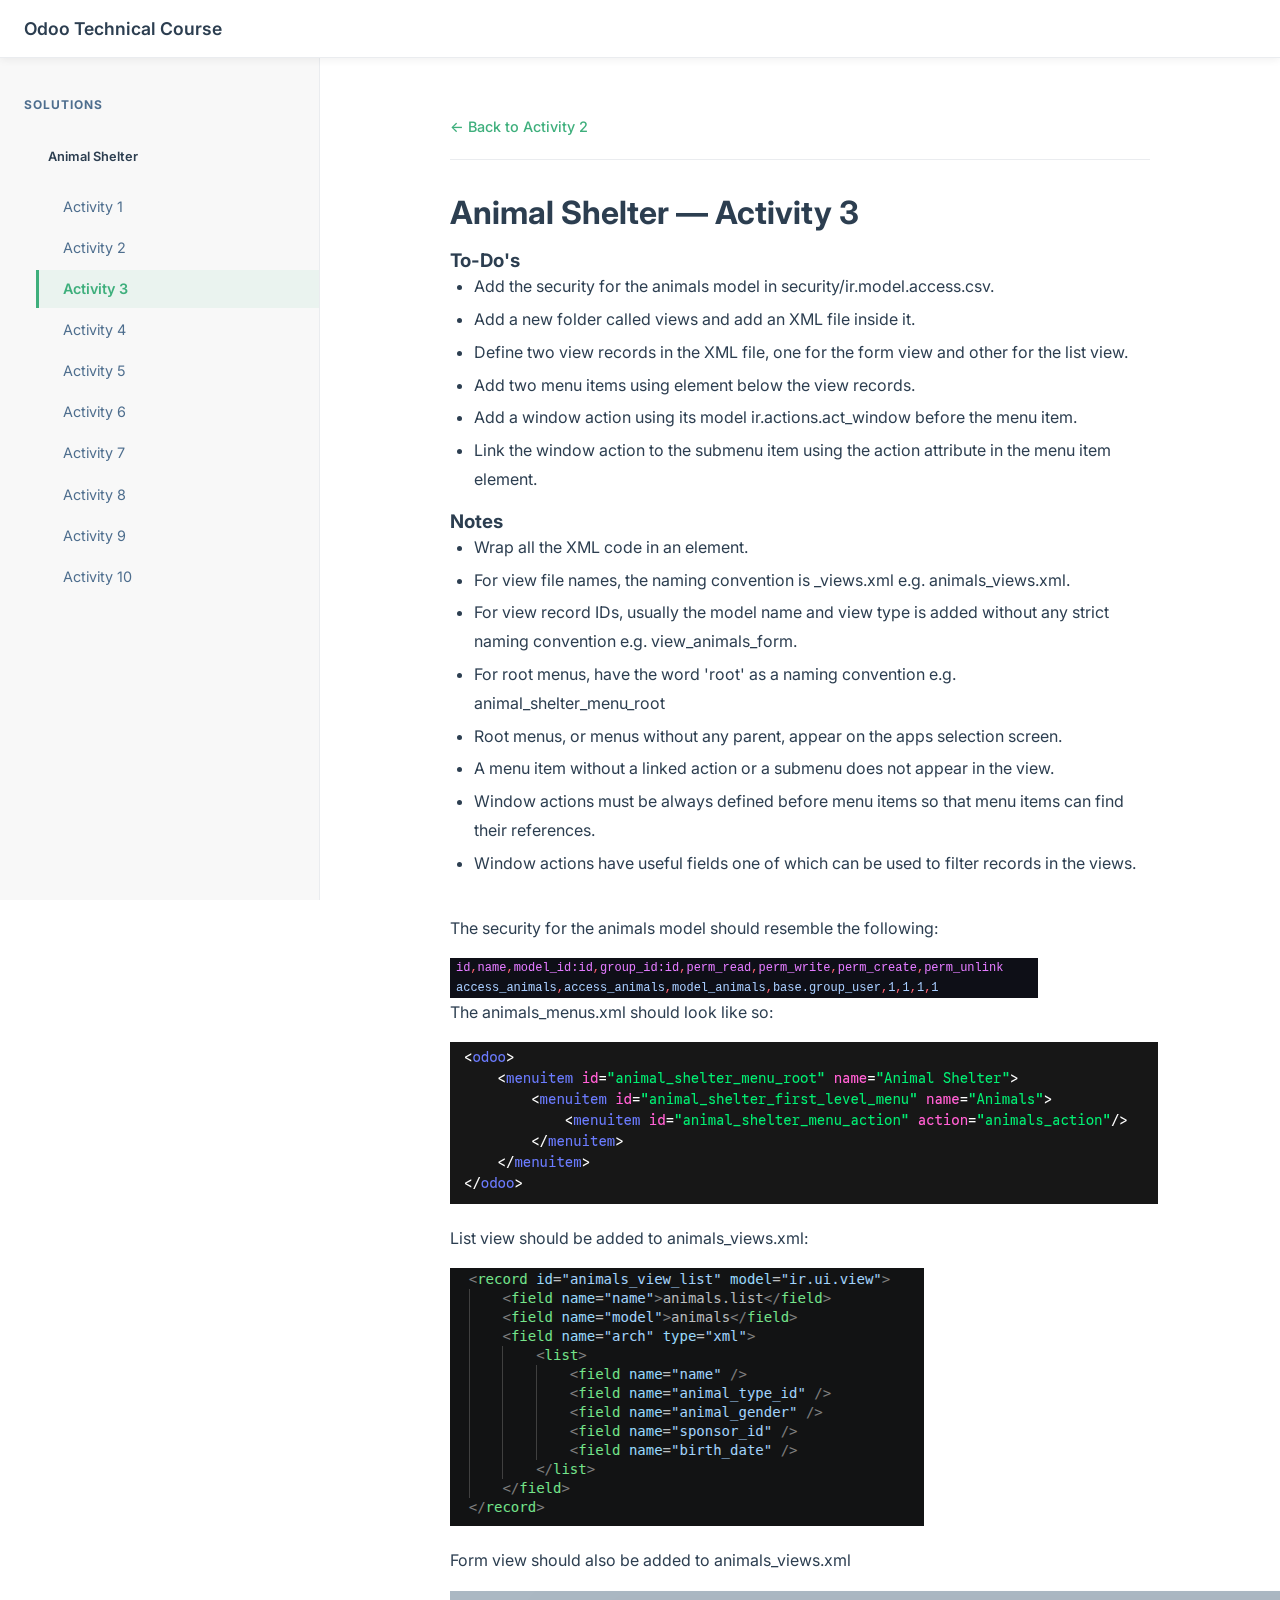
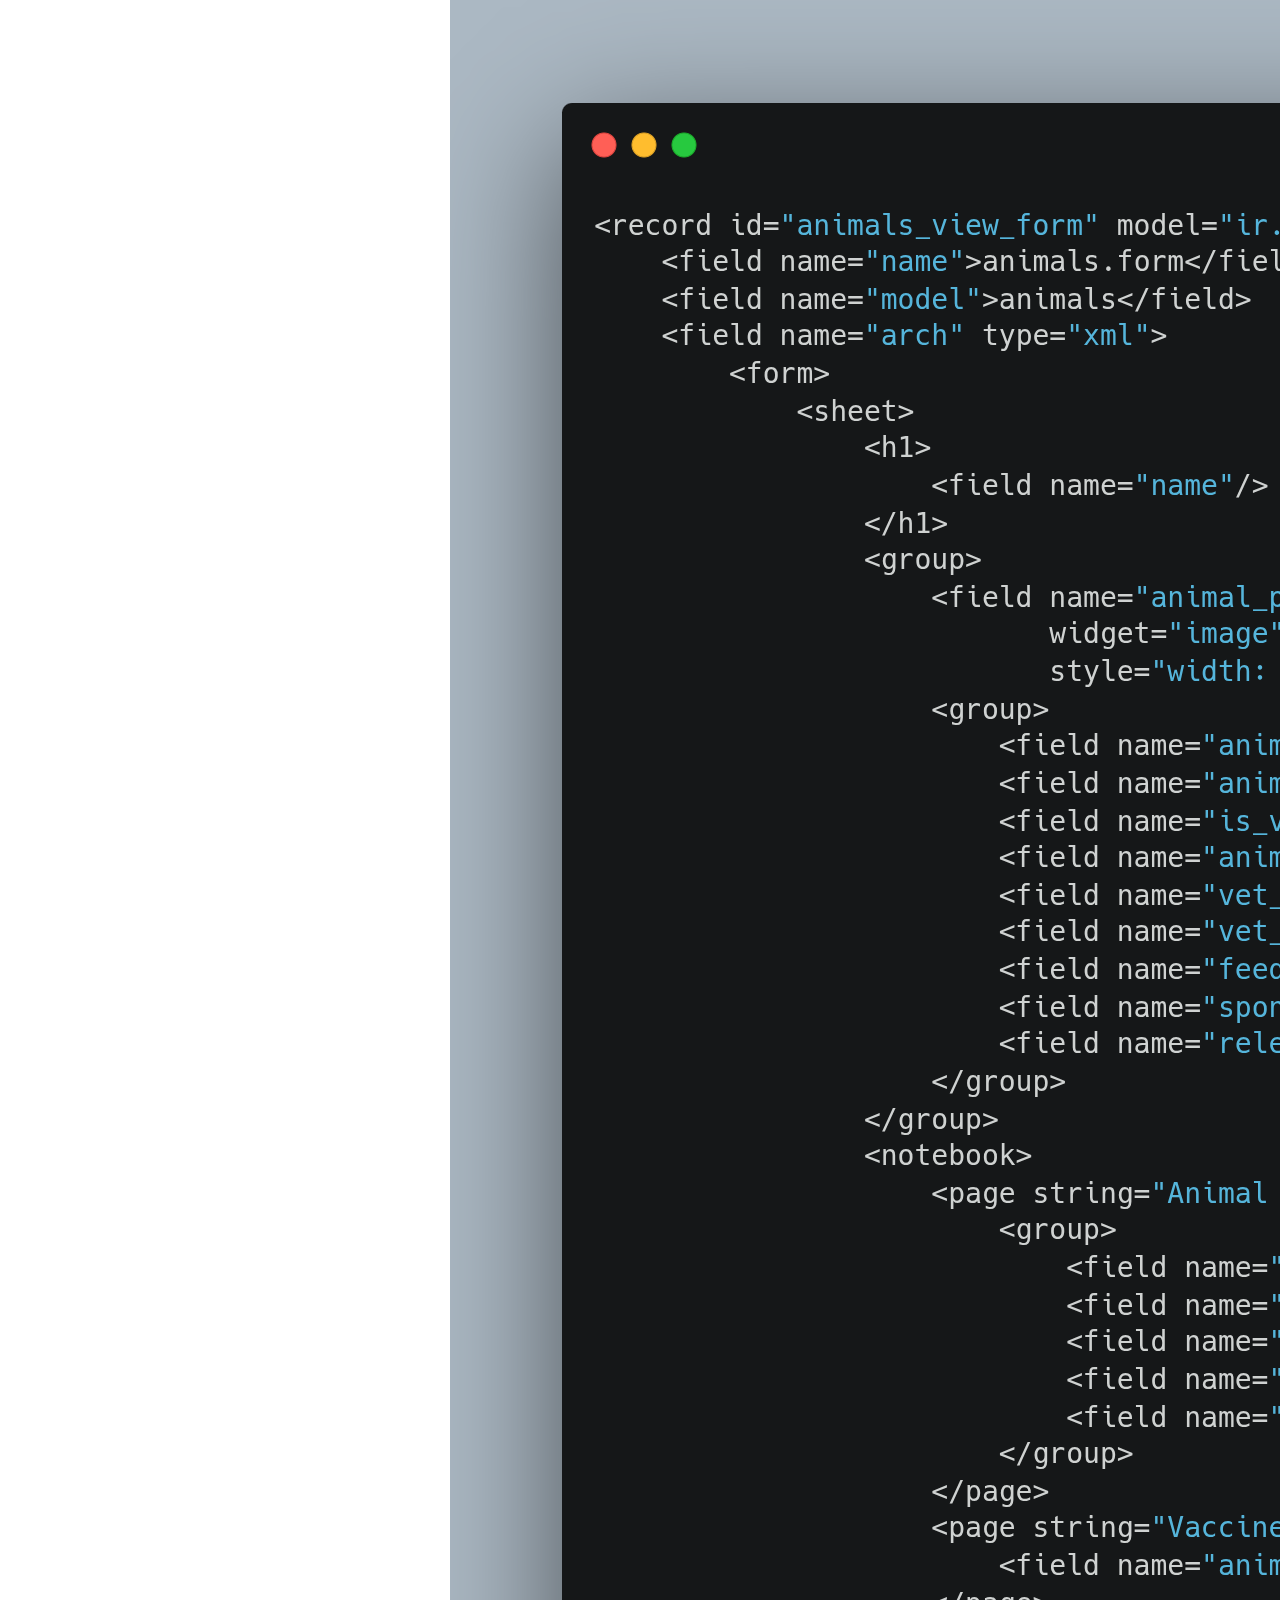
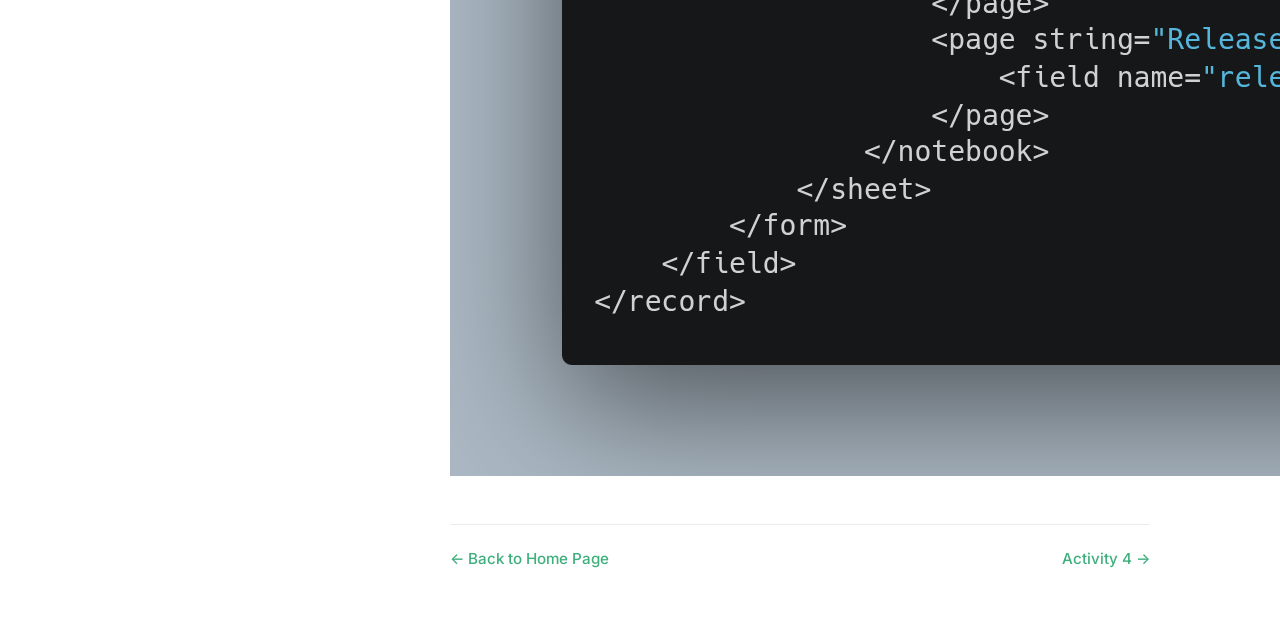
<file: solutions/animal-shelter-part-3.html>
Animal Shelter part 1 · HTML
Copy

<!DOCTYPE html>
<html lang="en-US">

<head>
    <meta charset="utf-8">
    <meta name="viewport" content="width=device-width,initial-scale=1">
    <title>Animal Shelter </title>
    <link href="https://fonts.googleapis.com/css2?family=Inter:wght@400;500;600&display=swap" rel="stylesheet">
    <style>
        *,
        *::before,
        *::after {
            box-sizing: border-box;
            margin: 0;
            padding: 0;
        }

        :root {
            --accent: #3eaf7c;
            --accent-dark: #2d8a5e;
            --text: #2c3e50;
            --text-light: #4e6e8e;
            --border: #eaecef;
            --bg: #ffffff;
            --sidebar-bg: #f8f8f8;
            --navbar-height: 3.6rem;
            --sidebar-width: 20rem;
            --code-bg: #f3f3f3;
            --note-bg: #f0faf5;
        }

        body {
            font-family: 'Inter', -apple-system, BlinkMacSystemFont, 'Segoe UI', sans-serif;
            font-size: 16px;
            color: var(--text);
            background: var(--bg);
        }

        /* ── NAVBAR ── */
        .navbar {
            position: fixed;
            top: 0;
            left: 0;
            right: 0;
            height: var(--navbar-height);
            background: var(--bg);
            border-bottom: 1px solid var(--border);
            display: flex;
            align-items: center;
            padding: 0 1.5rem;
            z-index: 100;
            box-shadow: 0 2px 8px rgba(0, 0, 0, 0.06);
        }

        .navbar .site-name {
            font-size: 1.1rem;
            font-weight: 600;
            color: var(--text);
            text-decoration: none;
        }

        .navbar .nav-right {
            margin-left: auto;
            font-size: 0.95rem;
            color: var(--text-light);
            font-weight: 500;
        }

        .sidebar-toggle {
            display: none;
            flex-direction: column;
            gap: 5px;
            cursor: pointer;
            margin-right: 1rem;
            background: none;
            border: none;
            padding: 4px;
        }

        .sidebar-toggle span {
            display: block;
            width: 22px;
            height: 2px;
            background: var(--text);
            border-radius: 2px;
        }

        /* ── LAYOUT ── */
        .layout {
            display: flex;
            padding-top: var(--navbar-height);
            min-height: 100vh;
        }

        /* ── SIDEBAR ── */
        .sidebar {
            position: fixed;
            top: var(--navbar-height);
            left: 0;
            bottom: 0;
            width: var(--sidebar-width);
            background: var(--sidebar-bg);
            border-right: 1px solid var(--border);
            overflow-y: auto;
            padding: 1.5rem 0;
            transition: transform 0.25s ease;
        }

        .sidebar-group-title {
            font-size: 0.75rem;
            font-weight: 700;
            text-transform: uppercase;
            letter-spacing: 0.08em;
            color: var(--text-light);
            padding: 0.8rem 1.5rem 0.4rem;
        }

        .sidebar ul {
            list-style: none;
        }

        .sidebar-link {
            display: block;
            padding: 0.35rem 1.5rem;
            font-size: 0.9rem;
            color: var(--text-light);
            text-decoration: none;
            border-left: 3px solid transparent;
            transition: color 0.15s, border-color 0.15s, background 0.15s;
        }

        .sidebar-link:hover {
            color: var(--accent);
            background: rgba(62, 175, 124, 0.06);
        }

        .sidebar-link.active {
            color: var(--accent);
            border-left-color: var(--accent);
            background: rgba(62, 175, 124, 0.08);
            font-weight: 600;
        }

        .sidebar-subgroup {
            padding-left: 0.75rem;
        }

        .sidebar-subgroup-title {
            font-size: 0.8rem;
            font-weight: 600;
            color: var(--text);
            padding: 0.5rem 1.5rem 0.25rem;
            cursor: pointer;
        }

        /* ── MAIN CONTENT ── */
        .main {
            margin-left: var(--sidebar-width);
            flex: 1;
            min-width: 0;
        }

        .content {
            max-width: 780px;
            margin: 0 auto;
            padding: 2.5rem 2.5rem 4rem;
        }

        /* ── PAGE NAV (top breadcrumb area) ── */
        .page-nav-top {
            display: flex;
            justify-content: space-between;
            align-items: center;
            padding-bottom: 1.5rem;
            border-bottom: 1px solid var(--border);
            margin-bottom: 2rem;
        }

        .page-nav-top a {
            color: var(--accent);
            text-decoration: none;
            font-size: 0.9rem;
            font-weight: 500;
        }

        .page-nav-top a:hover {
            text-decoration: underline;
        }

        /* ── TYPOGRAPHY ── */
        h1 {
            font-size: 2rem;
            font-weight: 700;
            color: var(--text);
            margin-bottom: 1rem;
            line-height: 1.3;
        }

        h2 {
            font-size: 1.35rem;
            font-weight: 600;
            color: var(--text);
            margin: 2rem 0 0.75rem;
            padding-bottom: 0.4rem;
            border-bottom: 1px solid var(--border);
        }

        p {
            line-height: 1.75;
            color: var(--text);
            margin-bottom: 1rem;
        }

        ul {
            padding-left: 1.5rem;
            margin-bottom: 1rem;
        }

        li {
            line-height: 1.8;
            margin-bottom: 0.25rem;
            color: var(--text);
        }

        strong {
            color: var(--text);
            font-weight: 600;
        }

        code {
            font-family: 'SFMono-Regular', Consolas, 'Liberation Mono', Menlo, monospace;
            font-size: 0.875em;
            background: var(--code-bg);
            color: #476582;
            padding: 0.18em 0.45em;
            border-radius: 3px;
        }

        /* ── NOTE BOX ── */
        .note-box {
            background: var(--note-bg);
            border-left: 4px solid var(--accent);
            border-radius: 0 6px 6px 0;
            padding: 1.25rem 1.5rem;
            margin-top: 2.5rem;
        }

        .note-box h2 {
            font-size: 1.1rem;
            color: var(--accent-dark);
            border-bottom: none;
            margin-top: 0;
            margin-bottom: 0.75rem;
            padding-bottom: 0;
        }

        .note-box li {
            color: #3a5a4a;
        }

        /* ── PAGE NAV BOTTOM ── */
        .page-nav-bottom {
            display: flex;
            justify-content: space-between;
            align-items: center;
            margin-top: 3rem;
            padding-top: 1.5rem;
            border-top: 1px solid var(--border);
        }

        .page-nav-bottom a {
            color: var(--accent);
            text-decoration: none;
            font-size: 0.95rem;
            font-weight: 500;
            display: flex;
            align-items: center;
            gap: 0.4rem;
        }

        .page-nav-bottom a:hover {
            text-decoration: underline;
        }

        /* ── MOBILE ── */
        @media (max-width: 768px) {
            :root {
                --sidebar-width: 0px;
            }

            .sidebar {
                transform: translateX(-100%);
                width: 280px;
                z-index: 90;
            }

            .sidebar.open {
                transform: translateX(0);
            }

            .sidebar-toggle {
                display: flex;
            }

            .main {
                margin-left: 0;
            }

            .content {
                padding: 1.5rem 1.25rem 3rem;
            }

            h1 {
                font-size: 1.5rem;
            }
        }
    </style>
</head>

<body>

    <!-- NAVBAR -->
    <header class="navbar">
        <button class="sidebar-toggle" onclick="document.querySelector('.sidebar').classList.toggle('open')"
            aria-label="Toggle sidebar">
            <span></span><span></span><span></span>
        </button>
        <a href="/odoo-tech-course/" class="site-name">Odoo Technical Course</a>
    </header>

    <div class="layout">

        <!-- SIDEBAR -->
        <aside class="sidebar">
            <p class="sidebar-group-title">Solutions</p>
            <ul>
                <li>
                    <p class="sidebar-subgroup-title">Animal Shelter</p>
                    <ul class="sidebar-subgroup">
                        <li><a href="./animal-shelter-part-1.html" class="sidebar-link">Activity 1</a></li>
                        <li><a href="./animal-shelter-part-2.html" class="sidebar-link">Activity 2</a></li>
                        <li><a href="./animal-shelter-part-3.html" class="sidebar-link active">Activity 3</a></li>
                        <li><a href="./animal-shelter-part-4.html" class="sidebar-link">Activity 4</a></li>
                        <li><a href="./animal-shelter-part-5.html" class="sidebar-link">Activity 5</a></li>
                        <li><a href="./animal-shelter-part-6.html" class="sidebar-link">Activity 6</a></li>
                        <li><a href="./animal-shelter-part-7.html" class="sidebar-link">Activity 7</a></li>
                        <li><a href="./animal-shelter-part-8.html" class="sidebar-link">Activity 8</a></li>
                        <li><a href="./animal-shelter-part-9.html" class="sidebar-link">Activity 9</a></li>
                        <li><a href="./animal-shelter-part-10.html" class="sidebar-link">Activity 10</a></li>
                    </ul>
                </li>
            </ul>
        </aside>

        <!-- MAIN -->
        <main class="main">
            <div class="content">

                <!-- TOP NAV -->
                <div class="page-nav-top">
                    <a href="./animal-shelter-part-2.html">← Back to Activity 2</a>
                </div>

                <!-- PAGE CONTENT -->
                <h1>Animal Shelter — Activity 3</h1>
                <div>
                    <h3> To-Do's </h3>
                    <ul>
                        <li> Add the security for the animals model in security/ir.model.access.csv.</li>
                        <li> Add a new folder called views and add an XML file inside it. </li>
                        <li> Define two view records in the XML file, one for the form view and other for the list view.
                        </li>
                        <li> Add two menu items using
                            <menuitem> element below the view records.
                        </li>
                        <li> Add a window action using its model ir.actions.act_window before the menu item.</li>
                        <li> Link the window action to the submenu item using the action attribute in the menu item
                            element.</li>
                    </ul>
                </div>
                <div>
                    <h3> Notes </h3>
                    <ul>
                        <li> Wrap all the XML code in an <odoo> element.</li>
                        <li> For view file names, the naming convention is <model_name>_views.xml e.g.
                                animals_views.xml. </li>
                        <li> For view record IDs, usually the model name and view type is added without any strict
                            naming convention e.g. view_animals_form. </li>
                        <li> For root menus, have the word 'root' as a naming convention e.g. animal_shelter_menu_root
                        </li>
                        <li> Root menus, or menus without any parent, appear on the apps selection screen.</li>
                        <li> A menu item without a linked action or a submenu does not appear in the view.</li>
                        <li> Window actions must be always defined before menu items so that menu items can find their
                            references.</li>
                        <li> Window actions have useful fields one of which can be used to filter records in the views.
                        </li>
                    </ul>
                </div>

                <br />
                <div>
                    <p> The security for the animals model should resemble the following:</p>
                    <img src="../assets/img/security activity 2.png" />
                </div>
                <div>
                    <p> The animals_menus.xml should look like so:</p>
                    <img src="../assets/img/activity 3 menus.png" />
                </div>
                <br />
                <div>
                    <p> List view should be added to animals_views.xml:</p>
                    <img src="../assets/img/activity 3 list view.png" />
                </div>

                <br />
                <div>
                    <p> Form view should also be added to animals_views.xml</p>
                    <img src="../assets/img/activity 3 form view.png" />
                </div>

                <!-- BOTTOM NAV -->
                <div class="page-nav-bottom">
                    <a href="../index.html">← Back to Home Page</a>
                    <a href="./animal-shelter-part-4.html">Activity 4 →</a>
                </div>

            </div>
        </main>

    </div>

</body>

</html>
</file>
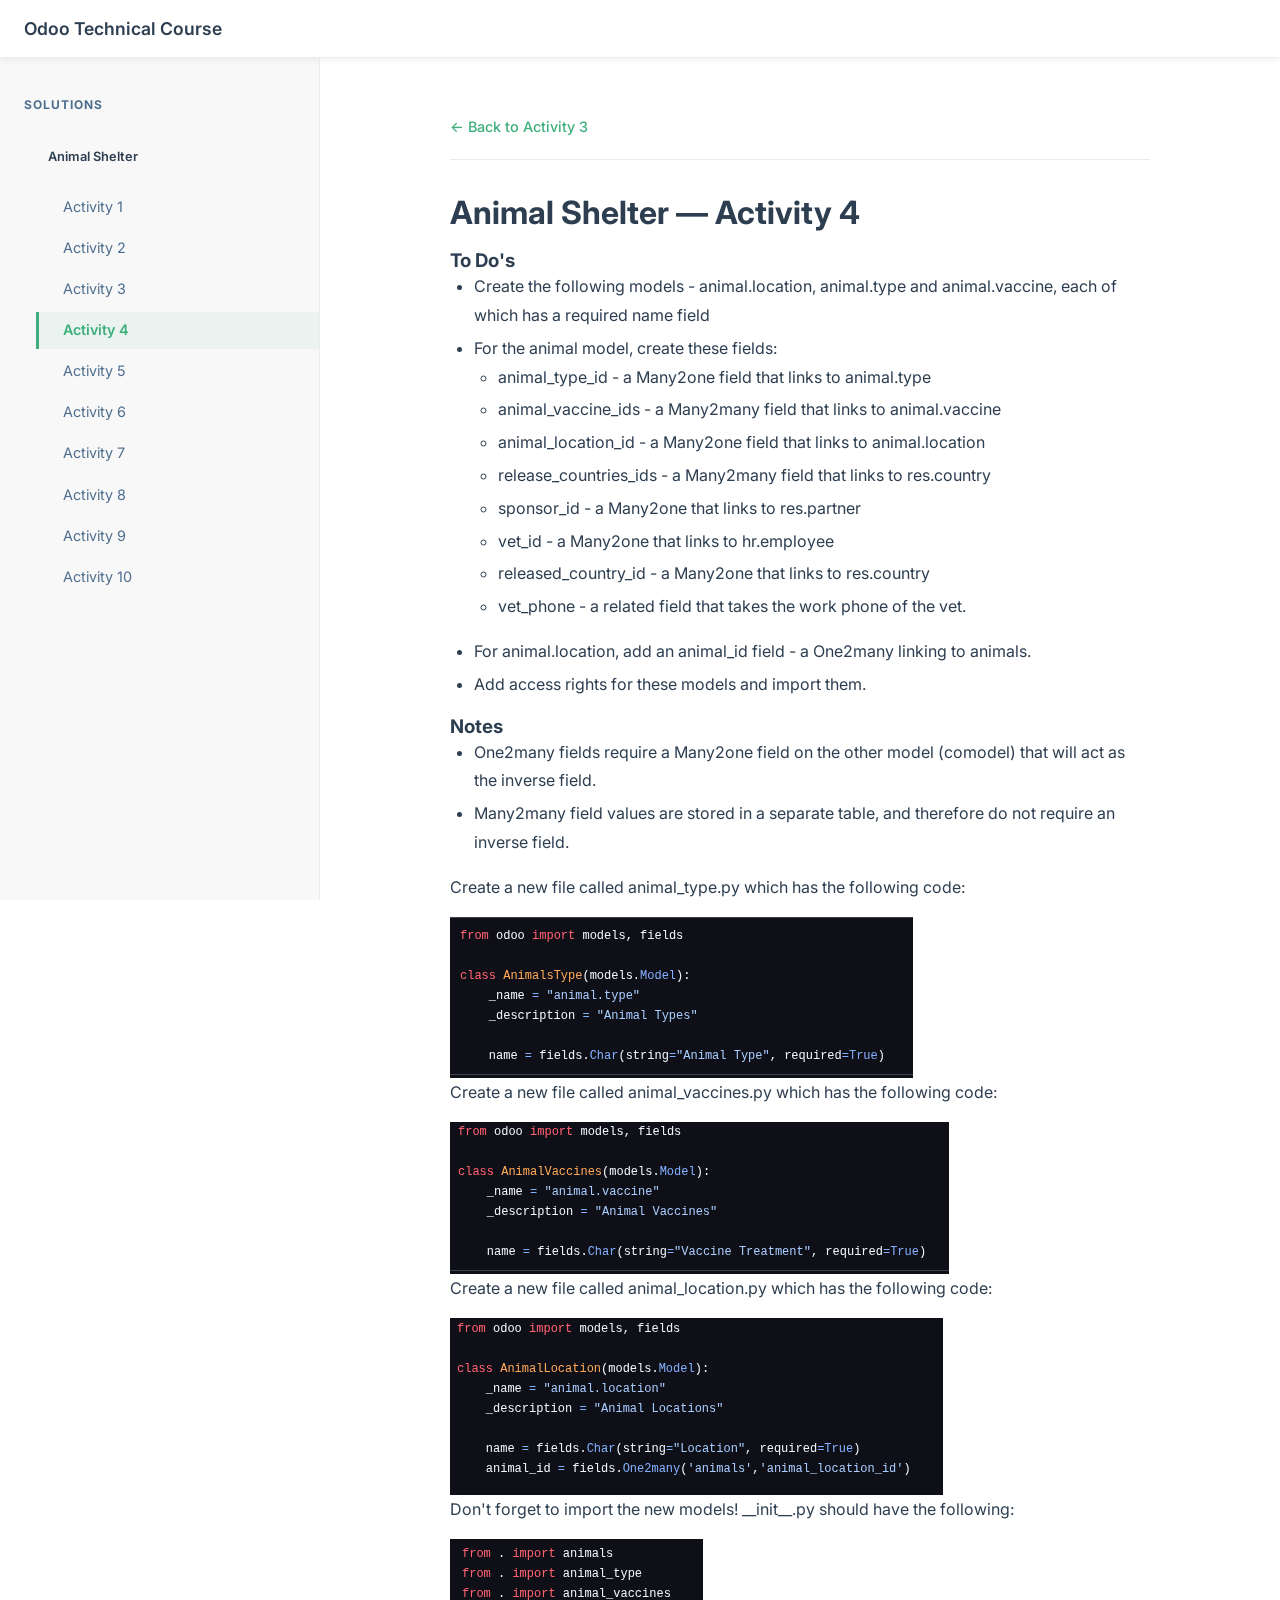
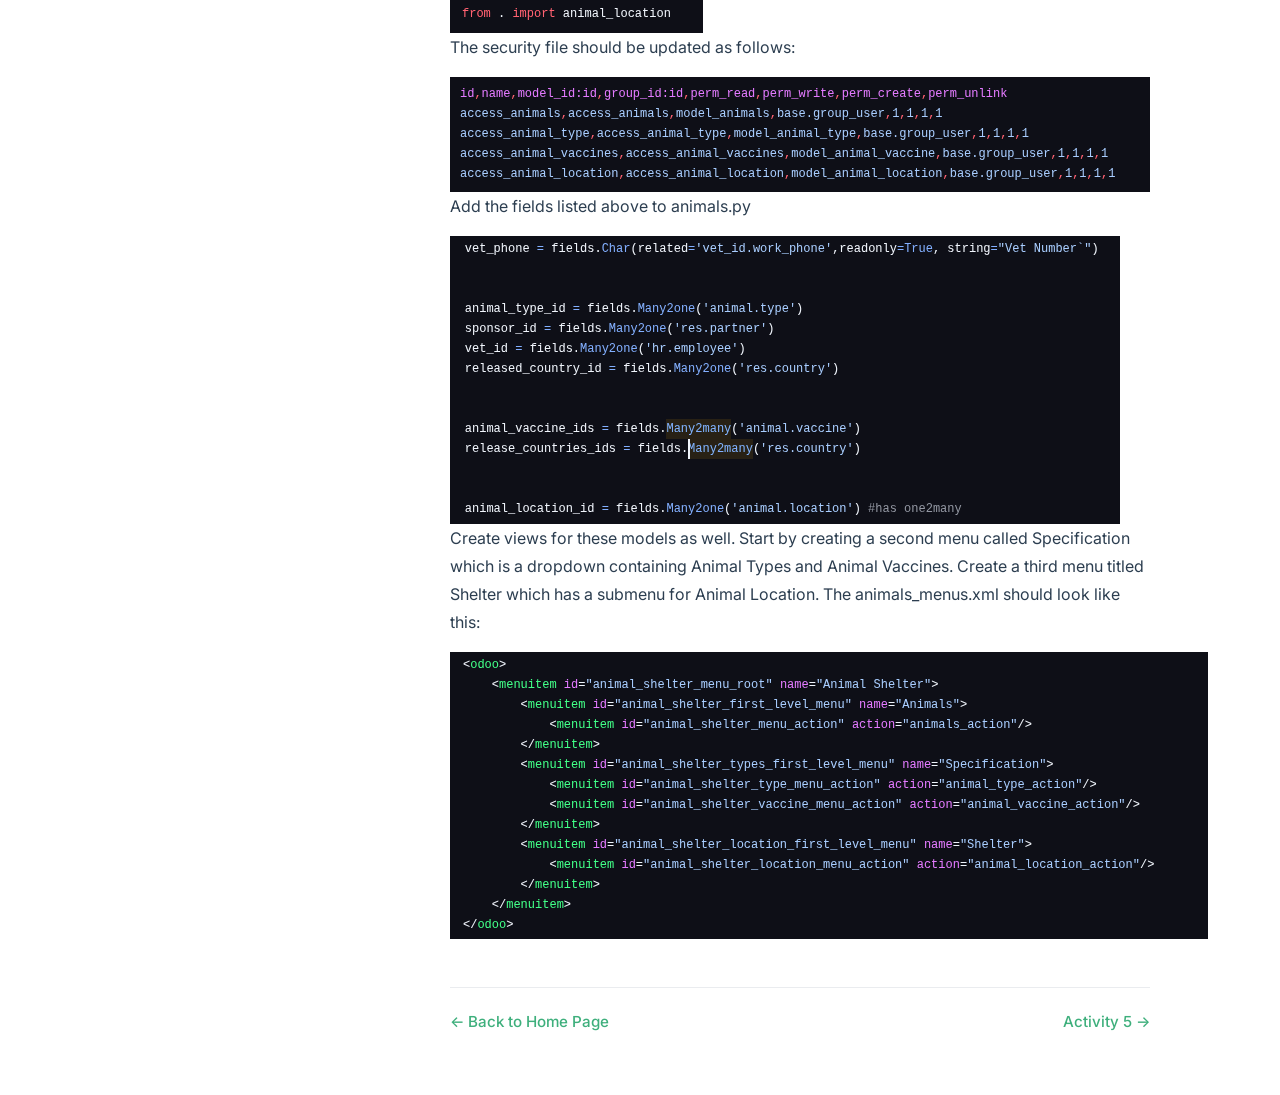
<file: solutions/animal-shelter-part-4.html>
Animal Shelter part 1 · HTML
Copy

<!DOCTYPE html>
<html lang="en-US">

<head>
    <meta charset="utf-8">
    <meta name="viewport" content="width=device-width,initial-scale=1">
    <title>Animal Shelter </title>
    <link href="https://fonts.googleapis.com/css2?family=Inter:wght@400;500;600&display=swap" rel="stylesheet">
    <style>
        *,
        *::before,
        *::after {
            box-sizing: border-box;
            margin: 0;
            padding: 0;
        }

        :root {
            --accent: #3eaf7c;
            --accent-dark: #2d8a5e;
            --text: #2c3e50;
            --text-light: #4e6e8e;
            --border: #eaecef;
            --bg: #ffffff;
            --sidebar-bg: #f8f8f8;
            --navbar-height: 3.6rem;
            --sidebar-width: 20rem;
            --code-bg: #f3f3f3;
            --note-bg: #f0faf5;
        }

        body {
            font-family: 'Inter', -apple-system, BlinkMacSystemFont, 'Segoe UI', sans-serif;
            font-size: 16px;
            color: var(--text);
            background: var(--bg);
        }

        /* ── NAVBAR ── */
        .navbar {
            position: fixed;
            top: 0;
            left: 0;
            right: 0;
            height: var(--navbar-height);
            background: var(--bg);
            border-bottom: 1px solid var(--border);
            display: flex;
            align-items: center;
            padding: 0 1.5rem;
            z-index: 100;
            box-shadow: 0 2px 8px rgba(0, 0, 0, 0.06);
        }

        .navbar .site-name {
            font-size: 1.1rem;
            font-weight: 600;
            color: var(--text);
            text-decoration: none;
        }

        .navbar .nav-right {
            margin-left: auto;
            font-size: 0.95rem;
            color: var(--text-light);
            font-weight: 500;
        }

        .sidebar-toggle {
            display: none;
            flex-direction: column;
            gap: 5px;
            cursor: pointer;
            margin-right: 1rem;
            background: none;
            border: none;
            padding: 4px;
        }

        .sidebar-toggle span {
            display: block;
            width: 22px;
            height: 2px;
            background: var(--text);
            border-radius: 2px;
        }

        /* ── LAYOUT ── */
        .layout {
            display: flex;
            padding-top: var(--navbar-height);
            min-height: 100vh;
        }

        /* ── SIDEBAR ── */
        .sidebar {
            position: fixed;
            top: var(--navbar-height);
            left: 0;
            bottom: 0;
            width: var(--sidebar-width);
            background: var(--sidebar-bg);
            border-right: 1px solid var(--border);
            overflow-y: auto;
            padding: 1.5rem 0;
            transition: transform 0.25s ease;
        }

        .sidebar-group-title {
            font-size: 0.75rem;
            font-weight: 700;
            text-transform: uppercase;
            letter-spacing: 0.08em;
            color: var(--text-light);
            padding: 0.8rem 1.5rem 0.4rem;
        }

        .sidebar ul {
            list-style: none;
        }

        .sidebar-link {
            display: block;
            padding: 0.35rem 1.5rem;
            font-size: 0.9rem;
            color: var(--text-light);
            text-decoration: none;
            border-left: 3px solid transparent;
            transition: color 0.15s, border-color 0.15s, background 0.15s;
        }

        .sidebar-link:hover {
            color: var(--accent);
            background: rgba(62, 175, 124, 0.06);
        }

        .sidebar-link.active {
            color: var(--accent);
            border-left-color: var(--accent);
            background: rgba(62, 175, 124, 0.08);
            font-weight: 600;
        }

        .sidebar-subgroup {
            padding-left: 0.75rem;
        }

        .sidebar-subgroup-title {
            font-size: 0.8rem;
            font-weight: 600;
            color: var(--text);
            padding: 0.5rem 1.5rem 0.25rem;
            cursor: pointer;
        }

        /* ── MAIN CONTENT ── */
        .main {
            margin-left: var(--sidebar-width);
            flex: 1;
            min-width: 0;
        }

        .content {
            max-width: 780px;
            margin: 0 auto;
            padding: 2.5rem 2.5rem 4rem;
        }

        /* ── PAGE NAV (top breadcrumb area) ── */
        .page-nav-top {
            display: flex;
            justify-content: space-between;
            align-items: center;
            padding-bottom: 1.5rem;
            border-bottom: 1px solid var(--border);
            margin-bottom: 2rem;
        }

        .page-nav-top a {
            color: var(--accent);
            text-decoration: none;
            font-size: 0.9rem;
            font-weight: 500;
        }

        .page-nav-top a:hover {
            text-decoration: underline;
        }

        /* ── TYPOGRAPHY ── */
        h1 {
            font-size: 2rem;
            font-weight: 700;
            color: var(--text);
            margin-bottom: 1rem;
            line-height: 1.3;
        }

        h2 {
            font-size: 1.35rem;
            font-weight: 600;
            color: var(--text);
            margin: 2rem 0 0.75rem;
            padding-bottom: 0.4rem;
            border-bottom: 1px solid var(--border);
        }

        p {
            line-height: 1.75;
            color: var(--text);
            margin-bottom: 1rem;
        }

        ul {
            padding-left: 1.5rem;
            margin-bottom: 1rem;
        }

        li {
            line-height: 1.8;
            margin-bottom: 0.25rem;
            color: var(--text);
        }

        strong {
            color: var(--text);
            font-weight: 600;
        }

        code {
            font-family: 'SFMono-Regular', Consolas, 'Liberation Mono', Menlo, monospace;
            font-size: 0.875em;
            background: var(--code-bg);
            color: #476582;
            padding: 0.18em 0.45em;
            border-radius: 3px;
        }

        /* ── NOTE BOX ── */
        .note-box {
            background: var(--note-bg);
            border-left: 4px solid var(--accent);
            border-radius: 0 6px 6px 0;
            padding: 1.25rem 1.5rem;
            margin-top: 2.5rem;
        }

        .note-box h2 {
            font-size: 1.1rem;
            color: var(--accent-dark);
            border-bottom: none;
            margin-top: 0;
            margin-bottom: 0.75rem;
            padding-bottom: 0;
        }

        .note-box li {
            color: #3a5a4a;
        }

        /* ── PAGE NAV BOTTOM ── */
        .page-nav-bottom {
            display: flex;
            justify-content: space-between;
            align-items: center;
            margin-top: 3rem;
            padding-top: 1.5rem;
            border-top: 1px solid var(--border);
        }

        .page-nav-bottom a {
            color: var(--accent);
            text-decoration: none;
            font-size: 0.95rem;
            font-weight: 500;
            display: flex;
            align-items: center;
            gap: 0.4rem;
        }

        .page-nav-bottom a:hover {
            text-decoration: underline;
        }

        /* ── MOBILE ── */
        @media (max-width: 768px) {
            :root {
                --sidebar-width: 0px;
            }

            .sidebar {
                transform: translateX(-100%);
                width: 280px;
                z-index: 90;
            }

            .sidebar.open {
                transform: translateX(0);
            }

            .sidebar-toggle {
                display: flex;
            }

            .main {
                margin-left: 0;
            }

            .content {
                padding: 1.5rem 1.25rem 3rem;
            }

            h1 {
                font-size: 1.5rem;
            }
        }
    </style>
</head>

<body>

    <!-- NAVBAR -->
    <header class="navbar">
        <button class="sidebar-toggle" onclick="document.querySelector('.sidebar').classList.toggle('open')"
            aria-label="Toggle sidebar">
            <span></span><span></span><span></span>
        </button>
        <a href="/odoo-tech-course/" class="site-name">Odoo Technical Course</a>
    </header>

    <div class="layout">

        <!-- SIDEBAR -->
        <aside class="sidebar">
            <p class="sidebar-group-title">Solutions</p>
            <ul>
                <li>
                    <p class="sidebar-subgroup-title">Animal Shelter</p>
                    <ul class="sidebar-subgroup">
                        <li><a href="./animal-shelter-part-1.html" class="sidebar-link">Activity 1</a></li>
                        <li><a href="./animal-shelter-part-2.html" class="sidebar-link">Activity 2</a></li>
                        <li><a href="./animal-shelter-part-3.html" class="sidebar-link">Activity 3</a></li>
                        <li><a href="./animal-shelter-part-4.html" class="sidebar-link active">Activity 4</a></li>
                        <li><a href="./animal-shelter-part-5.html" class="sidebar-link">Activity 5</a></li>
                        <li><a href="./animal-shelter-part-6.html" class="sidebar-link">Activity 6</a></li>
                        <li><a href="./animal-shelter-part-7.html" class="sidebar-link">Activity 7</a></li>
                        <li><a href="./animal-shelter-part-8.html" class="sidebar-link">Activity 8</a></li>
                        <li><a href="./animal-shelter-part-9.html" class="sidebar-link">Activity 9</a></li>
                        <li><a href="./animal-shelter-part-10.html" class="sidebar-link">Activity 10</a></li>
                    </ul>
                </li>
            </ul>
        </aside>

        <!-- MAIN -->
        <main class="main">
            <div class="content">

                <!-- TOP NAV -->
                <div class="page-nav-top">
                    <a href="./animal-shelter-part-3.html">← Back to Activity 3</a>
                </div>

                <!-- PAGE CONTENT -->
                <h1>Animal Shelter — Activity 4</h1>
                <div>
                    <h3> To Do's</h3>
                    <ul>
                        <li> Create the following models - animal.location, animal.type and animal.vaccine, each of
                            which has a required name field</li>
                        <li> For the animal model, create these fields:
                            <ul>
                                <li>
                                    animal_type_id - a Many2one field that links to animal.type
                                </li>
                                <li>
                                    animal_vaccine_ids - a Many2many field that links to animal.vaccine
                                </li>
                                <li>
                                    animal_location_id - a Many2one field that links to animal.location
                                </li>
                                <li>
                                    release_countries_ids - a Many2many field that links to res.country
                                </li>
                                <li>
                                    sponsor_id - a Many2one that links to res.partner
                                </li>
                                <li>
                                    vet_id - a Many2one that links to hr.employee
                                </li>
                                <li>
                                    released_country_id - a Many2one that links to res.country
                                </li>
                                <li>
                                    vet_phone - a related field that takes the work phone of the vet.
                                </li>
                            </ul>
                        </li>
                        <li> For animal.location, add an animal_id field - a One2many linking to animals.
                        </li>
                        <li> Add access rights for these models and import them. </li>
                    </ul>
                </div>
                <div>
                    <h3> Notes</h3>
                    <ul>
                        <li>
                            One2many fields require a Many2one field on the other model (comodel) that will act as the
                            inverse field.
                        </li>
                        <li> Many2many field values are stored in a separate table, and therefore do not require an
                            inverse field.</li>
                    </ul>
                </div>

                <div>
                    <p> Create a new file called animal_type.py which has the following code:</p>
                    <img src="../assets/img/activity 4 animal type.png" />

                </div>

                <div>
                    <p> Create a new file called animal_vaccines.py which has the following code:</p>
                    <img src="../assets/img/activity 4 animal vaccines.png" />

                </div>

                <div>
                    <p> Create a new file called animal_location.py which has the following code:</p>
                    <img src="../assets/img/activity 4 animal location.png" />
                </div>

                <div>
                    <p> Don't forget to import the new models! __init__.py should have the following:</p>
                    <img src="../assets/img/activity 4 init.png" />
                </div>

                <div>
                    <p> The security file should be updated as follows:</p>
                    <img src="../assets/img/activity 4 security.png" />
                </div>

                <div>
                    <p> Add the fields listed above to animals.py </p>
                    <img src = "../assets/img/activity 4 animals.png" />
                </div>

                <div>
                    <p>
                        Create views for these models as well.  Start by creating a second menu called Specification which is a dropdown containing Animal Types and Animal Vaccines. Create a third menu titled Shelter which has a submenu for Animal Location. The animals_menus.xml should look like this:
                    </p>
                    <img src = "../assets/img/activity 4 menus.png" />
                </div>



                <!-- BOTTOM NAV -->
                <div class="page-nav-bottom">
                    <a href="../index.html">← Back to Home Page</a>
                    <a href="./animal-shelter-part-5.html">Activity 5 →</a>
                </div>

            </div>
        </main>

    </div>

</body>

</html>
</file>
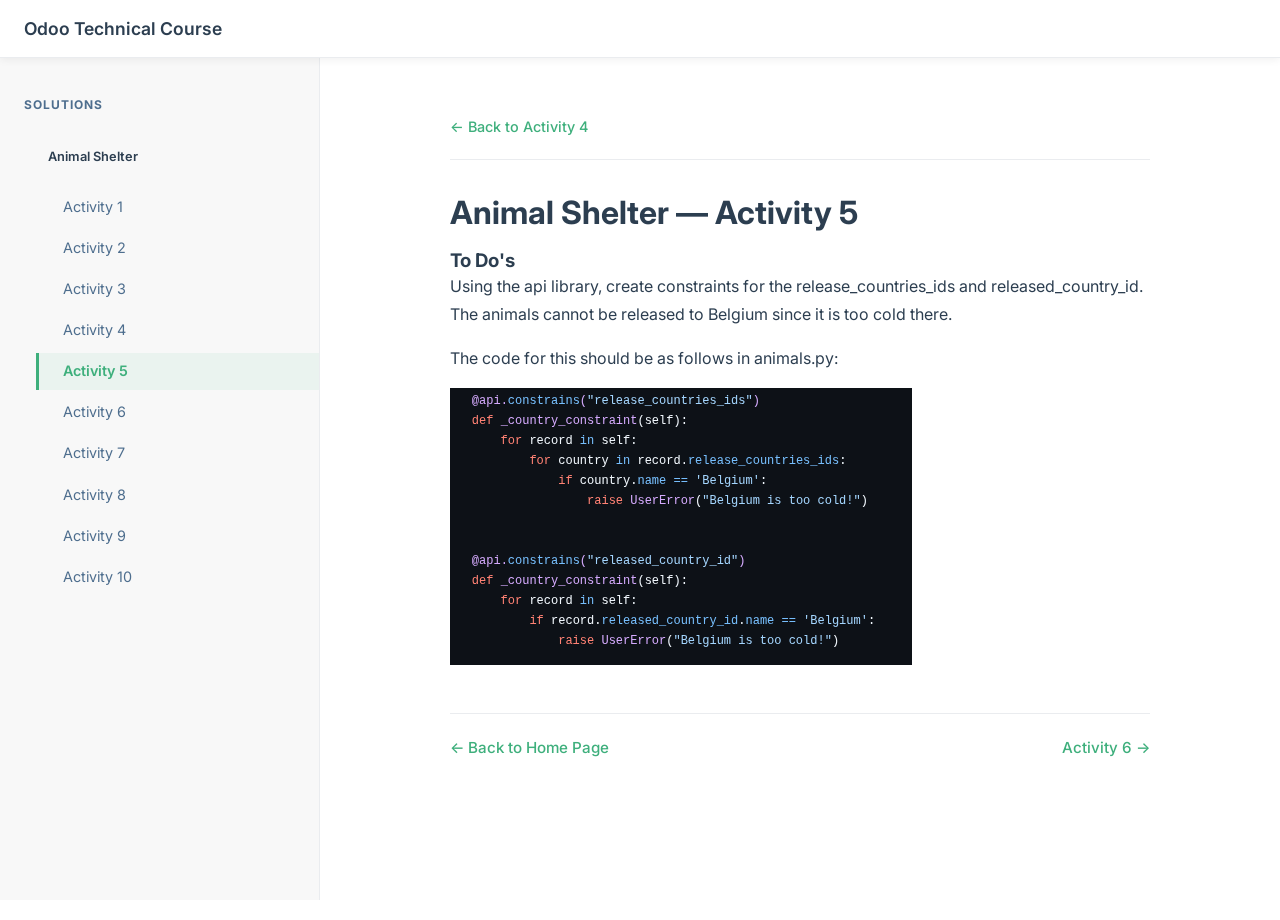
<file: solutions/animal-shelter-part-5.html>
Animal Shelter part 1 · HTML
Copy

<!DOCTYPE html>
<html lang="en-US">

<head>
    <meta charset="utf-8">
    <meta name="viewport" content="width=device-width,initial-scale=1">
    <title>Animal Shelter </title>
    <link href="https://fonts.googleapis.com/css2?family=Inter:wght@400;500;600&display=swap" rel="stylesheet">
    <style>
        *,
        *::before,
        *::after {
            box-sizing: border-box;
            margin: 0;
            padding: 0;
        }

        :root {
            --accent: #3eaf7c;
            --accent-dark: #2d8a5e;
            --text: #2c3e50;
            --text-light: #4e6e8e;
            --border: #eaecef;
            --bg: #ffffff;
            --sidebar-bg: #f8f8f8;
            --navbar-height: 3.6rem;
            --sidebar-width: 20rem;
            --code-bg: #f3f3f3;
            --note-bg: #f0faf5;
        }

        body {
            font-family: 'Inter', -apple-system, BlinkMacSystemFont, 'Segoe UI', sans-serif;
            font-size: 16px;
            color: var(--text);
            background: var(--bg);
        }

        /* ── NAVBAR ── */
        .navbar {
            position: fixed;
            top: 0;
            left: 0;
            right: 0;
            height: var(--navbar-height);
            background: var(--bg);
            border-bottom: 1px solid var(--border);
            display: flex;
            align-items: center;
            padding: 0 1.5rem;
            z-index: 100;
            box-shadow: 0 2px 8px rgba(0, 0, 0, 0.06);
        }

        .navbar .site-name {
            font-size: 1.1rem;
            font-weight: 600;
            color: var(--text);
            text-decoration: none;
        }

        .navbar .nav-right {
            margin-left: auto;
            font-size: 0.95rem;
            color: var(--text-light);
            font-weight: 500;
        }

        .sidebar-toggle {
            display: none;
            flex-direction: column;
            gap: 5px;
            cursor: pointer;
            margin-right: 1rem;
            background: none;
            border: none;
            padding: 4px;
        }

        .sidebar-toggle span {
            display: block;
            width: 22px;
            height: 2px;
            background: var(--text);
            border-radius: 2px;
        }

        /* ── LAYOUT ── */
        .layout {
            display: flex;
            padding-top: var(--navbar-height);
            min-height: 100vh;
        }

        /* ── SIDEBAR ── */
        .sidebar {
            position: fixed;
            top: var(--navbar-height);
            left: 0;
            bottom: 0;
            width: var(--sidebar-width);
            background: var(--sidebar-bg);
            border-right: 1px solid var(--border);
            overflow-y: auto;
            padding: 1.5rem 0;
            transition: transform 0.25s ease;
        }

        .sidebar-group-title {
            font-size: 0.75rem;
            font-weight: 700;
            text-transform: uppercase;
            letter-spacing: 0.08em;
            color: var(--text-light);
            padding: 0.8rem 1.5rem 0.4rem;
        }

        .sidebar ul {
            list-style: none;
        }

        .sidebar-link {
            display: block;
            padding: 0.35rem 1.5rem;
            font-size: 0.9rem;
            color: var(--text-light);
            text-decoration: none;
            border-left: 3px solid transparent;
            transition: color 0.15s, border-color 0.15s, background 0.15s;
        }

        .sidebar-link:hover {
            color: var(--accent);
            background: rgba(62, 175, 124, 0.06);
        }

        .sidebar-link.active {
            color: var(--accent);
            border-left-color: var(--accent);
            background: rgba(62, 175, 124, 0.08);
            font-weight: 600;
        }

        .sidebar-subgroup {
            padding-left: 0.75rem;
        }

        .sidebar-subgroup-title {
            font-size: 0.8rem;
            font-weight: 600;
            color: var(--text);
            padding: 0.5rem 1.5rem 0.25rem;
            cursor: pointer;
        }

        /* ── MAIN CONTENT ── */
        .main {
            margin-left: var(--sidebar-width);
            flex: 1;
            min-width: 0;
        }

        .content {
            max-width: 780px;
            margin: 0 auto;
            padding: 2.5rem 2.5rem 4rem;
        }

        /* ── PAGE NAV (top breadcrumb area) ── */
        .page-nav-top {
            display: flex;
            justify-content: space-between;
            align-items: center;
            padding-bottom: 1.5rem;
            border-bottom: 1px solid var(--border);
            margin-bottom: 2rem;
        }

        .page-nav-top a {
            color: var(--accent);
            text-decoration: none;
            font-size: 0.9rem;
            font-weight: 500;
        }

        .page-nav-top a:hover {
            text-decoration: underline;
        }

        /* ── TYPOGRAPHY ── */
        h1 {
            font-size: 2rem;
            font-weight: 700;
            color: var(--text);
            margin-bottom: 1rem;
            line-height: 1.3;
        }

        h2 {
            font-size: 1.35rem;
            font-weight: 600;
            color: var(--text);
            margin: 2rem 0 0.75rem;
            padding-bottom: 0.4rem;
            border-bottom: 1px solid var(--border);
        }

        p {
            line-height: 1.75;
            color: var(--text);
            margin-bottom: 1rem;
        }

        ul {
            padding-left: 1.5rem;
            margin-bottom: 1rem;
        }

        li {
            line-height: 1.8;
            margin-bottom: 0.25rem;
            color: var(--text);
        }

        strong {
            color: var(--text);
            font-weight: 600;
        }

        code {
            font-family: 'SFMono-Regular', Consolas, 'Liberation Mono', Menlo, monospace;
            font-size: 0.875em;
            background: var(--code-bg);
            color: #476582;
            padding: 0.18em 0.45em;
            border-radius: 3px;
        }

        /* ── NOTE BOX ── */
        .note-box {
            background: var(--note-bg);
            border-left: 4px solid var(--accent);
            border-radius: 0 6px 6px 0;
            padding: 1.25rem 1.5rem;
            margin-top: 2.5rem;
        }

        .note-box h2 {
            font-size: 1.1rem;
            color: var(--accent-dark);
            border-bottom: none;
            margin-top: 0;
            margin-bottom: 0.75rem;
            padding-bottom: 0;
        }

        .note-box li {
            color: #3a5a4a;
        }

        /* ── PAGE NAV BOTTOM ── */
        .page-nav-bottom {
            display: flex;
            justify-content: space-between;
            align-items: center;
            margin-top: 3rem;
            padding-top: 1.5rem;
            border-top: 1px solid var(--border);
        }

        .page-nav-bottom a {
            color: var(--accent);
            text-decoration: none;
            font-size: 0.95rem;
            font-weight: 500;
            display: flex;
            align-items: center;
            gap: 0.4rem;
        }

        .page-nav-bottom a:hover {
            text-decoration: underline;
        }

        /* ── MOBILE ── */
        @media (max-width: 768px) {
            :root {
                --sidebar-width: 0px;
            }

            .sidebar {
                transform: translateX(-100%);
                width: 280px;
                z-index: 90;
            }

            .sidebar.open {
                transform: translateX(0);
            }

            .sidebar-toggle {
                display: flex;
            }

            .main {
                margin-left: 0;
            }

            .content {
                padding: 1.5rem 1.25rem 3rem;
            }

            h1 {
                font-size: 1.5rem;
            }
        }
    </style>
</head>

<body>

    <!-- NAVBAR -->
    <header class="navbar">
        <button class="sidebar-toggle" onclick="document.querySelector('.sidebar').classList.toggle('open')"
            aria-label="Toggle sidebar">
            <span></span><span></span><span></span>
        </button>
        <a href="/odoo-tech-course/" class="site-name">Odoo Technical Course</a>
    </header>

    <div class="layout">

        <!-- SIDEBAR -->
        <aside class="sidebar">
            <p class="sidebar-group-title">Solutions</p>
            <ul>
                <li>
                    <p class="sidebar-subgroup-title">Animal Shelter</p>
                    <ul class="sidebar-subgroup">
                        <li><a href="./animal-shelter-part-1.html" class="sidebar-link">Activity 1</a></li>
                        <li><a href="./animal-shelter-part-2.html" class="sidebar-link">Activity 2</a></li>
                        <li><a href="./animal-shelter-part-3.html" class="sidebar-link">Activity 3</a></li>
                        <li><a href="./animal-shelter-part-4.html" class="sidebar-link">Activity 4</a></li>
                        <li><a href="./animal-shelter-part-5.html" class="sidebar-link active">Activity 5</a></li>
                        <li><a href="./animal-shelter-part-6.html" class="sidebar-link">Activity 6</a></li>
                        <li><a href="./animal-shelter-part-7.html" class="sidebar-link">Activity 7</a></li>
                        <li><a href="./animal-shelter-part-8.html" class="sidebar-link">Activity 8</a></li>
                        <li><a href="./animal-shelter-part-9.html" class="sidebar-link">Activity 9</a></li>
                        <li><a href="./animal-shelter-part-10.html" class="sidebar-link">Activity 10</a></li>
                    </ul>
                </li>
            </ul>
        </aside>

        <!-- MAIN -->
        <main class="main">
            <div class="content">

                <!-- TOP NAV -->
                <div class="page-nav-top">
                    <a href="./animal-shelter-part-4.html">← Back to Activity 4</a>
                </div>

                <!-- PAGE CONTENT -->
                <h1>Animal Shelter — Activity 5</h1>
                <div>
                    <h3> To Do's</h3>
                    <p> Using the api library, create constraints for the release_countries_ids and released_country_id.
                        The animals cannot be released to Belgium since it is too cold there.
                    </p>
                </div>

                <div>
                    <p> The code for this should be as follows in animals.py:</p>
                    <img src="../assets/img/activity 5.png" />
                </div>

                <!-- BOTTOM NAV -->
                <div class="page-nav-bottom">
                    <a href="../index.html">← Back to Home Page</a>
                    <a href="./animal-shelter-part-6.html">Activity 6 →</a>
                </div>

            </div>
        </main>

    </div>

</body>

</html>
</file>
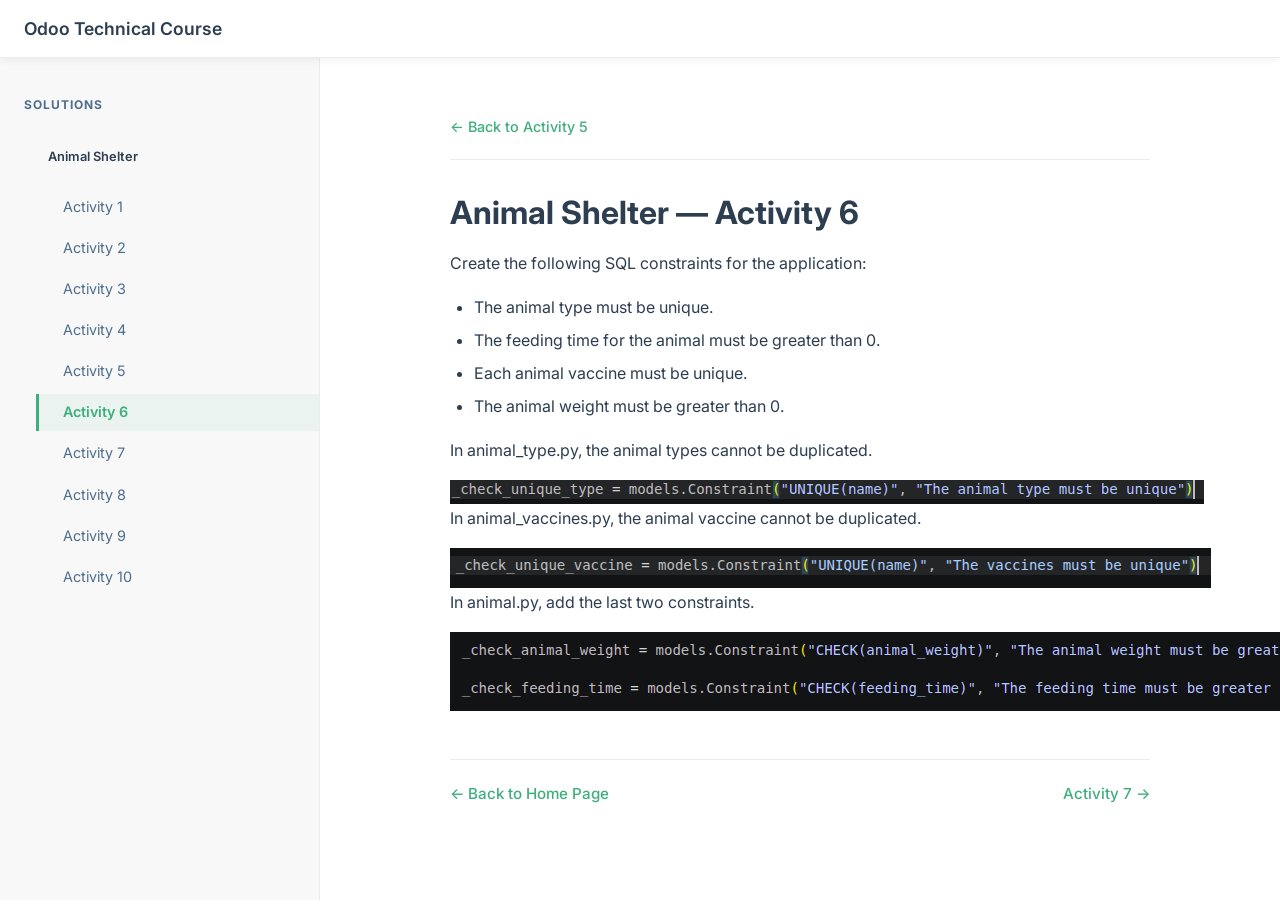
<file: solutions/animal-shelter-part-6.html>
Animal Shelter part 1 · HTML
Copy

<!DOCTYPE html>
<html lang="en-US">

<head>
    <meta charset="utf-8">
    <meta name="viewport" content="width=device-width,initial-scale=1">
    <title>Animal Shelter </title>
    <link href="https://fonts.googleapis.com/css2?family=Inter:wght@400;500;600&display=swap" rel="stylesheet">
    <style>
        *,
        *::before,
        *::after {
            box-sizing: border-box;
            margin: 0;
            padding: 0;
        }

        :root {
            --accent: #3eaf7c;
            --accent-dark: #2d8a5e;
            --text: #2c3e50;
            --text-light: #4e6e8e;
            --border: #eaecef;
            --bg: #ffffff;
            --sidebar-bg: #f8f8f8;
            --navbar-height: 3.6rem;
            --sidebar-width: 20rem;
            --code-bg: #f3f3f3;
            --note-bg: #f0faf5;
        }

        body {
            font-family: 'Inter', -apple-system, BlinkMacSystemFont, 'Segoe UI', sans-serif;
            font-size: 16px;
            color: var(--text);
            background: var(--bg);
        }

        /* ── NAVBAR ── */
        .navbar {
            position: fixed;
            top: 0;
            left: 0;
            right: 0;
            height: var(--navbar-height);
            background: var(--bg);
            border-bottom: 1px solid var(--border);
            display: flex;
            align-items: center;
            padding: 0 1.5rem;
            z-index: 100;
            box-shadow: 0 2px 8px rgba(0, 0, 0, 0.06);
        }

        .navbar .site-name {
            font-size: 1.1rem;
            font-weight: 600;
            color: var(--text);
            text-decoration: none;
        }

        .navbar .nav-right {
            margin-left: auto;
            font-size: 0.95rem;
            color: var(--text-light);
            font-weight: 500;
        }

        .sidebar-toggle {
            display: none;
            flex-direction: column;
            gap: 5px;
            cursor: pointer;
            margin-right: 1rem;
            background: none;
            border: none;
            padding: 4px;
        }

        .sidebar-toggle span {
            display: block;
            width: 22px;
            height: 2px;
            background: var(--text);
            border-radius: 2px;
        }

        /* ── LAYOUT ── */
        .layout {
            display: flex;
            padding-top: var(--navbar-height);
            min-height: 100vh;
        }

        /* ── SIDEBAR ── */
        .sidebar {
            position: fixed;
            top: var(--navbar-height);
            left: 0;
            bottom: 0;
            width: var(--sidebar-width);
            background: var(--sidebar-bg);
            border-right: 1px solid var(--border);
            overflow-y: auto;
            padding: 1.5rem 0;
            transition: transform 0.25s ease;
        }

        .sidebar-group-title {
            font-size: 0.75rem;
            font-weight: 700;
            text-transform: uppercase;
            letter-spacing: 0.08em;
            color: var(--text-light);
            padding: 0.8rem 1.5rem 0.4rem;
        }

        .sidebar ul {
            list-style: none;
        }

        .sidebar-link {
            display: block;
            padding: 0.35rem 1.5rem;
            font-size: 0.9rem;
            color: var(--text-light);
            text-decoration: none;
            border-left: 3px solid transparent;
            transition: color 0.15s, border-color 0.15s, background 0.15s;
        }

        .sidebar-link:hover {
            color: var(--accent);
            background: rgba(62, 175, 124, 0.06);
        }

        .sidebar-link.active {
            color: var(--accent);
            border-left-color: var(--accent);
            background: rgba(62, 175, 124, 0.08);
            font-weight: 600;
        }

        .sidebar-subgroup {
            padding-left: 0.75rem;
        }

        .sidebar-subgroup-title {
            font-size: 0.8rem;
            font-weight: 600;
            color: var(--text);
            padding: 0.5rem 1.5rem 0.25rem;
            cursor: pointer;
        }

        /* ── MAIN CONTENT ── */
        .main {
            margin-left: var(--sidebar-width);
            flex: 1;
            min-width: 0;
        }

        .content {
            max-width: 780px;
            margin: 0 auto;
            padding: 2.5rem 2.5rem 4rem;
        }

        /* ── PAGE NAV (top breadcrumb area) ── */
        .page-nav-top {
            display: flex;
            justify-content: space-between;
            align-items: center;
            padding-bottom: 1.5rem;
            border-bottom: 1px solid var(--border);
            margin-bottom: 2rem;
        }

        .page-nav-top a {
            color: var(--accent);
            text-decoration: none;
            font-size: 0.9rem;
            font-weight: 500;
        }

        .page-nav-top a:hover {
            text-decoration: underline;
        }

        /* ── TYPOGRAPHY ── */
        h1 {
            font-size: 2rem;
            font-weight: 700;
            color: var(--text);
            margin-bottom: 1rem;
            line-height: 1.3;
        }

        h2 {
            font-size: 1.35rem;
            font-weight: 600;
            color: var(--text);
            margin: 2rem 0 0.75rem;
            padding-bottom: 0.4rem;
            border-bottom: 1px solid var(--border);
        }

        p {
            line-height: 1.75;
            color: var(--text);
            margin-bottom: 1rem;
        }

        ul {
            padding-left: 1.5rem;
            margin-bottom: 1rem;
        }

        li {
            line-height: 1.8;
            margin-bottom: 0.25rem;
            color: var(--text);
        }

        strong {
            color: var(--text);
            font-weight: 600;
        }

        code {
            font-family: 'SFMono-Regular', Consolas, 'Liberation Mono', Menlo, monospace;
            font-size: 0.875em;
            background: var(--code-bg);
            color: #476582;
            padding: 0.18em 0.45em;
            border-radius: 3px;
        }

        /* ── NOTE BOX ── */
        .note-box {
            background: var(--note-bg);
            border-left: 4px solid var(--accent);
            border-radius: 0 6px 6px 0;
            padding: 1.25rem 1.5rem;
            margin-top: 2.5rem;
        }

        .note-box h2 {
            font-size: 1.1rem;
            color: var(--accent-dark);
            border-bottom: none;
            margin-top: 0;
            margin-bottom: 0.75rem;
            padding-bottom: 0;
        }

        .note-box li {
            color: #3a5a4a;
        }

        /* ── PAGE NAV BOTTOM ── */
        .page-nav-bottom {
            display: flex;
            justify-content: space-between;
            align-items: center;
            margin-top: 3rem;
            padding-top: 1.5rem;
            border-top: 1px solid var(--border);
        }

        .page-nav-bottom a {
            color: var(--accent);
            text-decoration: none;
            font-size: 0.95rem;
            font-weight: 500;
            display: flex;
            align-items: center;
            gap: 0.4rem;
        }

        .page-nav-bottom a:hover {
            text-decoration: underline;
        }

        /* ── MOBILE ── */
        @media (max-width: 768px) {
            :root {
                --sidebar-width: 0px;
            }

            .sidebar {
                transform: translateX(-100%);
                width: 280px;
                z-index: 90;
            }

            .sidebar.open {
                transform: translateX(0);
            }

            .sidebar-toggle {
                display: flex;
            }

            .main {
                margin-left: 0;
            }

            .content {
                padding: 1.5rem 1.25rem 3rem;
            }

            h1 {
                font-size: 1.5rem;
            }
        }
    </style>
</head>

<body>

    <!-- NAVBAR -->
    <header class="navbar">
        <button class="sidebar-toggle" onclick="document.querySelector('.sidebar').classList.toggle('open')"
            aria-label="Toggle sidebar">
            <span></span><span></span><span></span>
        </button>
        <a href="/odoo-tech-course/" class="site-name">Odoo Technical Course</a>
    </header>

    <div class="layout">

        <!-- SIDEBAR -->
        <aside class="sidebar">
            <p class="sidebar-group-title">Solutions</p>
            <ul>
                <li>
                    <p class="sidebar-subgroup-title">Animal Shelter</p>
                    <ul class="sidebar-subgroup">
                        <li><a href="./animal-shelter-part-1.html" class="sidebar-link">Activity 1</a></li>
                        <li><a href="./animal-shelter-part-2.html" class="sidebar-link">Activity 2</a></li>
                        <li><a href="./animal-shelter-part-3.html" class="sidebar-link">Activity 3</a></li>
                        <li><a href="./animal-shelter-part-4.html" class="sidebar-link">Activity 4</a></li>
                        <li><a href="./animal-shelter-part-5.html" class="sidebar-link">Activity 5</a></li>
                        <li><a href="./animal-shelter-part-6.html" class="sidebar-link active">Activity 6</a></li>
                        <li><a href="./animal-shelter-part-7.html" class="sidebar-link">Activity 7</a></li>
                        <li><a href="./animal-shelter-part-8.html" class="sidebar-link">Activity 8</a></li>
                        <li><a href="./animal-shelter-part-9.html" class="sidebar-link">Activity 9</a></li>
                        <li><a href="./animal-shelter-part-10.html" class="sidebar-link">Activity 10</a></li>
                    </ul>
                </li>
            </ul>
        </aside>

        <!-- MAIN -->
        <main class="main">
            <div class="content">

                <!-- TOP NAV -->
                <div class="page-nav-top">
                    <a href="./animal-shelter-part-5.html">← Back to Activity 5</a>
                </div>

                <!-- PAGE CONTENT -->
                <h1>Animal Shelter — Activity 6</h1>
                <div>
                    <p> Create the following SQL constraints for the application:
                    <ul>
                        <li> The animal type must be unique.</li>
                        <li> The feeding time for the animal must be greater than 0.</li>
                        <li> Each animal vaccine must be unique.</li>
                        <li> The animal weight must be greater than 0.</li>
                    </ul>

                    </p>
                </div>
                <div>
                    <p>
                        In animal_type.py, the animal types cannot be duplicated.
                    </p>
                    <img src="../assets/img/activity 6 type constraint.png" />
                </div>

                <div>
                    <p>
                        In animal_vaccines.py, the animal vaccine cannot be duplicated.
                    </p>
                    <img src="../assets/img/activity 6 vaccine constraint.png" />
                </div>

                <div>
                    <p>
                        In animal.py, add the last two constraints.
                    </p>
                    <img src = "../assets/img/activity 6 animals constraints.png" />
                </div>

                <!-- BOTTOM NAV -->
                <div class="page-nav-bottom">
                    <a href="../index.html">← Back to Home Page</a>
                    <a href="./animal-shelter-part-7.html">Activity 7 →</a>
                </div>

            </div>
        </main>

    </div>

</body>

</html>
</file>
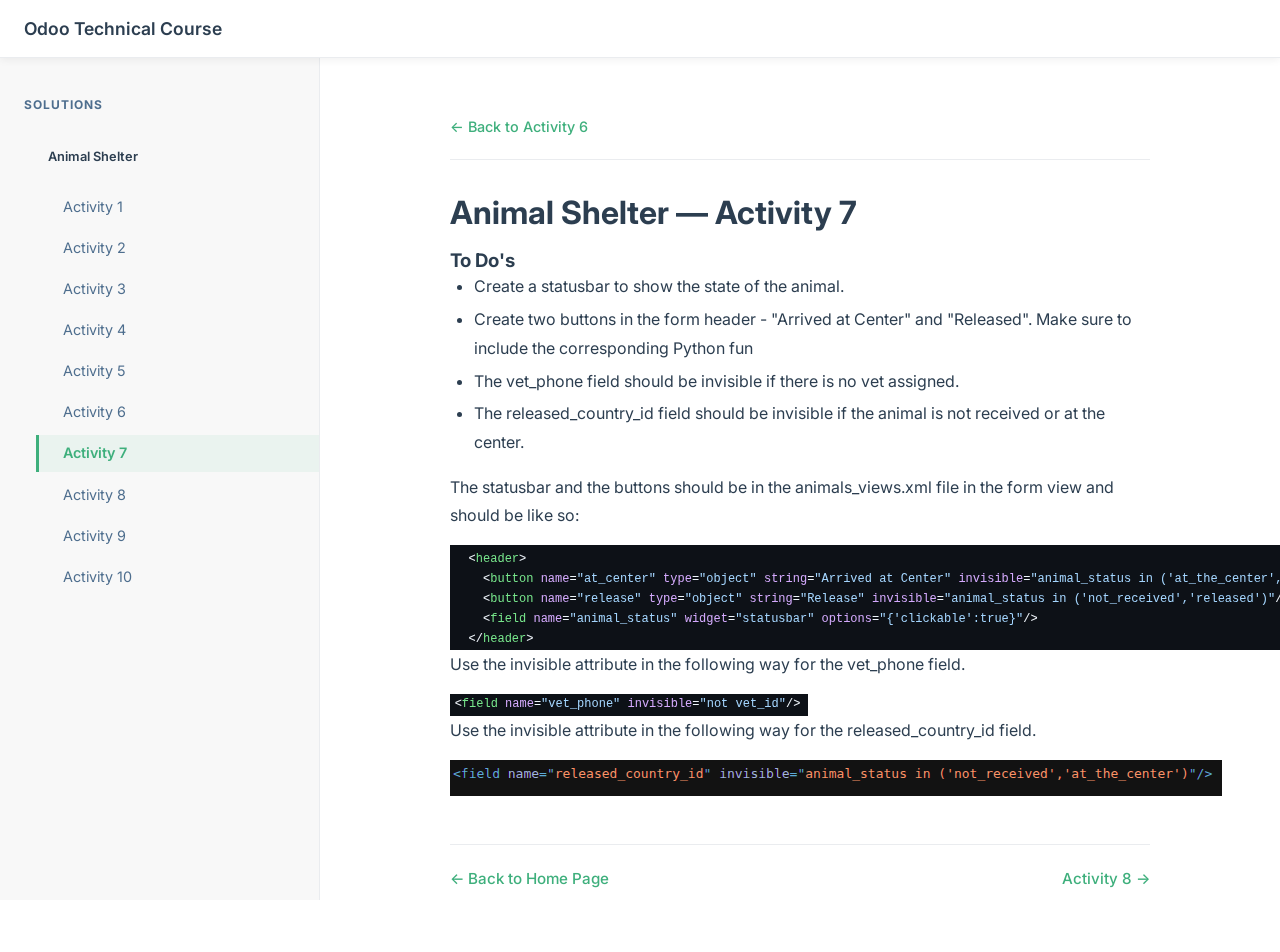
<file: solutions/animal-shelter-part-7.html>
Animal Shelter part 1 · HTML
Copy

<!DOCTYPE html>
<html lang="en-US">

<head>
    <meta charset="utf-8">
    <meta name="viewport" content="width=device-width,initial-scale=1">
    <title>Animal Shelter </title>
    <link href="https://fonts.googleapis.com/css2?family=Inter:wght@400;500;600&display=swap" rel="stylesheet">
    <style>
        *,
        *::before,
        *::after {
            box-sizing: border-box;
            margin: 0;
            padding: 0;
        }

        :root {
            --accent: #3eaf7c;
            --accent-dark: #2d8a5e;
            --text: #2c3e50;
            --text-light: #4e6e8e;
            --border: #eaecef;
            --bg: #ffffff;
            --sidebar-bg: #f8f8f8;
            --navbar-height: 3.6rem;
            --sidebar-width: 20rem;
            --code-bg: #f3f3f3;
            --note-bg: #f0faf5;
        }

        body {
            font-family: 'Inter', -apple-system, BlinkMacSystemFont, 'Segoe UI', sans-serif;
            font-size: 16px;
            color: var(--text);
            background: var(--bg);
        }

        /* ── NAVBAR ── */
        .navbar {
            position: fixed;
            top: 0;
            left: 0;
            right: 0;
            height: var(--navbar-height);
            background: var(--bg);
            border-bottom: 1px solid var(--border);
            display: flex;
            align-items: center;
            padding: 0 1.5rem;
            z-index: 100;
            box-shadow: 0 2px 8px rgba(0, 0, 0, 0.06);
        }

        .navbar .site-name {
            font-size: 1.1rem;
            font-weight: 600;
            color: var(--text);
            text-decoration: none;
        }

        .navbar .nav-right {
            margin-left: auto;
            font-size: 0.95rem;
            color: var(--text-light);
            font-weight: 500;
        }

        .sidebar-toggle {
            display: none;
            flex-direction: column;
            gap: 5px;
            cursor: pointer;
            margin-right: 1rem;
            background: none;
            border: none;
            padding: 4px;
        }

        .sidebar-toggle span {
            display: block;
            width: 22px;
            height: 2px;
            background: var(--text);
            border-radius: 2px;
        }

        /* ── LAYOUT ── */
        .layout {
            display: flex;
            padding-top: var(--navbar-height);
            min-height: 100vh;
        }

        /* ── SIDEBAR ── */
        .sidebar {
            position: fixed;
            top: var(--navbar-height);
            left: 0;
            bottom: 0;
            width: var(--sidebar-width);
            background: var(--sidebar-bg);
            border-right: 1px solid var(--border);
            overflow-y: auto;
            padding: 1.5rem 0;
            transition: transform 0.25s ease;
        }

        .sidebar-group-title {
            font-size: 0.75rem;
            font-weight: 700;
            text-transform: uppercase;
            letter-spacing: 0.08em;
            color: var(--text-light);
            padding: 0.8rem 1.5rem 0.4rem;
        }

        .sidebar ul {
            list-style: none;
        }

        .sidebar-link {
            display: block;
            padding: 0.35rem 1.5rem;
            font-size: 0.9rem;
            color: var(--text-light);
            text-decoration: none;
            border-left: 3px solid transparent;
            transition: color 0.15s, border-color 0.15s, background 0.15s;
        }

        .sidebar-link:hover {
            color: var(--accent);
            background: rgba(62, 175, 124, 0.06);
        }

        .sidebar-link.active {
            color: var(--accent);
            border-left-color: var(--accent);
            background: rgba(62, 175, 124, 0.08);
            font-weight: 600;
        }

        .sidebar-subgroup {
            padding-left: 0.75rem;
        }

        .sidebar-subgroup-title {
            font-size: 0.8rem;
            font-weight: 600;
            color: var(--text);
            padding: 0.5rem 1.5rem 0.25rem;
            cursor: pointer;
        }

        /* ── MAIN CONTENT ── */
        .main {
            margin-left: var(--sidebar-width);
            flex: 1;
            min-width: 0;
        }

        .content {
            max-width: 780px;
            margin: 0 auto;
            padding: 2.5rem 2.5rem 4rem;
        }

        /* ── PAGE NAV (top breadcrumb area) ── */
        .page-nav-top {
            display: flex;
            justify-content: space-between;
            align-items: center;
            padding-bottom: 1.5rem;
            border-bottom: 1px solid var(--border);
            margin-bottom: 2rem;
        }

        .page-nav-top a {
            color: var(--accent);
            text-decoration: none;
            font-size: 0.9rem;
            font-weight: 500;
        }

        .page-nav-top a:hover {
            text-decoration: underline;
        }

        /* ── TYPOGRAPHY ── */
        h1 {
            font-size: 2rem;
            font-weight: 700;
            color: var(--text);
            margin-bottom: 1rem;
            line-height: 1.3;
        }

        h2 {
            font-size: 1.35rem;
            font-weight: 600;
            color: var(--text);
            margin: 2rem 0 0.75rem;
            padding-bottom: 0.4rem;
            border-bottom: 1px solid var(--border);
        }

        p {
            line-height: 1.75;
            color: var(--text);
            margin-bottom: 1rem;
        }

        ul {
            padding-left: 1.5rem;
            margin-bottom: 1rem;
        }

        li {
            line-height: 1.8;
            margin-bottom: 0.25rem;
            color: var(--text);
        }

        strong {
            color: var(--text);
            font-weight: 600;
        }

        code {
            font-family: 'SFMono-Regular', Consolas, 'Liberation Mono', Menlo, monospace;
            font-size: 0.875em;
            background: var(--code-bg);
            color: #476582;
            padding: 0.18em 0.45em;
            border-radius: 3px;
        }

        /* ── NOTE BOX ── */
        .note-box {
            background: var(--note-bg);
            border-left: 4px solid var(--accent);
            border-radius: 0 6px 6px 0;
            padding: 1.25rem 1.5rem;
            margin-top: 2.5rem;
        }

        .note-box h2 {
            font-size: 1.1rem;
            color: var(--accent-dark);
            border-bottom: none;
            margin-top: 0;
            margin-bottom: 0.75rem;
            padding-bottom: 0;
        }

        .note-box li {
            color: #3a5a4a;
        }

        /* ── PAGE NAV BOTTOM ── */
        .page-nav-bottom {
            display: flex;
            justify-content: space-between;
            align-items: center;
            margin-top: 3rem;
            padding-top: 1.5rem;
            border-top: 1px solid var(--border);
        }

        .page-nav-bottom a {
            color: var(--accent);
            text-decoration: none;
            font-size: 0.95rem;
            font-weight: 500;
            display: flex;
            align-items: center;
            gap: 0.4rem;
        }

        .page-nav-bottom a:hover {
            text-decoration: underline;
        }

        /* ── MOBILE ── */
        @media (max-width: 768px) {
            :root {
                --sidebar-width: 0px;
            }

            .sidebar {
                transform: translateX(-100%);
                width: 280px;
                z-index: 90;
            }

            .sidebar.open {
                transform: translateX(0);
            }

            .sidebar-toggle {
                display: flex;
            }

            .main {
                margin-left: 0;
            }

            .content {
                padding: 1.5rem 1.25rem 3rem;
            }

            h1 {
                font-size: 1.5rem;
            }
        }
    </style>
</head>

<body>

    <!-- NAVBAR -->
    <header class="navbar">
        <button class="sidebar-toggle" onclick="document.querySelector('.sidebar').classList.toggle('open')"
            aria-label="Toggle sidebar">
            <span></span><span></span><span></span>
        </button>
        <a href="/odoo-tech-course/" class="site-name">Odoo Technical Course</a>
    </header>

    <div class="layout">

        <!-- SIDEBAR -->
        <aside class="sidebar">
            <p class="sidebar-group-title">Solutions</p>
            <ul>
                <li>
                    <p class="sidebar-subgroup-title">Animal Shelter</p>
                    <ul class="sidebar-subgroup">
                        <li><a href="./animal-shelter-part-1.html" class="sidebar-link">Activity 1</a></li>
                        <li><a href="./animal-shelter-part-2.html" class="sidebar-link">Activity 2</a></li>
                        <li><a href="./animal-shelter-part-3.html" class="sidebar-link">Activity 3</a></li>
                        <li><a href="./animal-shelter-part-4.html" class="sidebar-link">Activity 4</a></li>
                        <li><a href="./animal-shelter-part-5.html" class="sidebar-link">Activity 5</a></li>
                        <li><a href="./animal-shelter-part-6.html" class="sidebar-link">Activity 6</a></li>
                        <li><a href="./animal-shelter-part-7.html" class="sidebar-link active">Activity 7</a></li>
                        <li><a href="./animal-shelter-part-8.html" class="sidebar-link">Activity 8</a></li>
                        <li><a href="./animal-shelter-part-9.html" class="sidebar-link">Activity 9</a></li>
                        <li><a href="./animal-shelter-part-10.html" class="sidebar-link">Activity 10</a></li>
                    </ul>
                </li>
            </ul>
        </aside>

        <!-- MAIN -->
        <main class="main">
            <div class="content">

                <!-- TOP NAV -->
                <div class="page-nav-top">
                    <a href="./animal-shelter-part-6.html">← Back to Activity 6</a>
                </div>

                <!-- PAGE CONTENT -->
                <h1>Animal Shelter — Activity 7</h1>

                <div>
                    <h3> To Do's</h3>
                    <ul>
                        <li> Create a statusbar to show the state of the animal.</li>
                        <li> Create two buttons in the form header - "Arrived at Center" and "Released". Make sure to
                            include the corresponding Python fun</li>
                        <li>
                            The vet_phone field should be invisible if there is no vet assigned.
                        </li>
                        <li>
                            The released_country_id field should be invisible if the animal is not received or at the
                            center.
                        </li>
                    </ul>
                </div>

                <div>
                    <p> The statusbar and the buttons should be in the animals_views.xml file in the form view and
                        should be like so: </p>
                    <img src="../assets/img/activity 7 statusbar.png" />
                </div>

                <div>
                    <p> Use the invisible attribute in the following way for the vet_phone field.</p>
                    <img src = "../assets/img/activity 7 vet phone.png" />
                </div>


                <div>
                    <p> Use the invisible attribute in the following way for the released_country_id field.</p>
                    <img src = "../assets/img/activity 7 released country id.png" />
                </div>

                <!-- BOTTOM NAV -->
                <div class="page-nav-bottom">
                    <a href="../index.html">← Back to Home Page</a>
                    <a href="./animal-shelter-part-8.html">Activity 8 →</a>
                </div>

            </div>
        </main>

    </div>

</body>

</html>
</file>
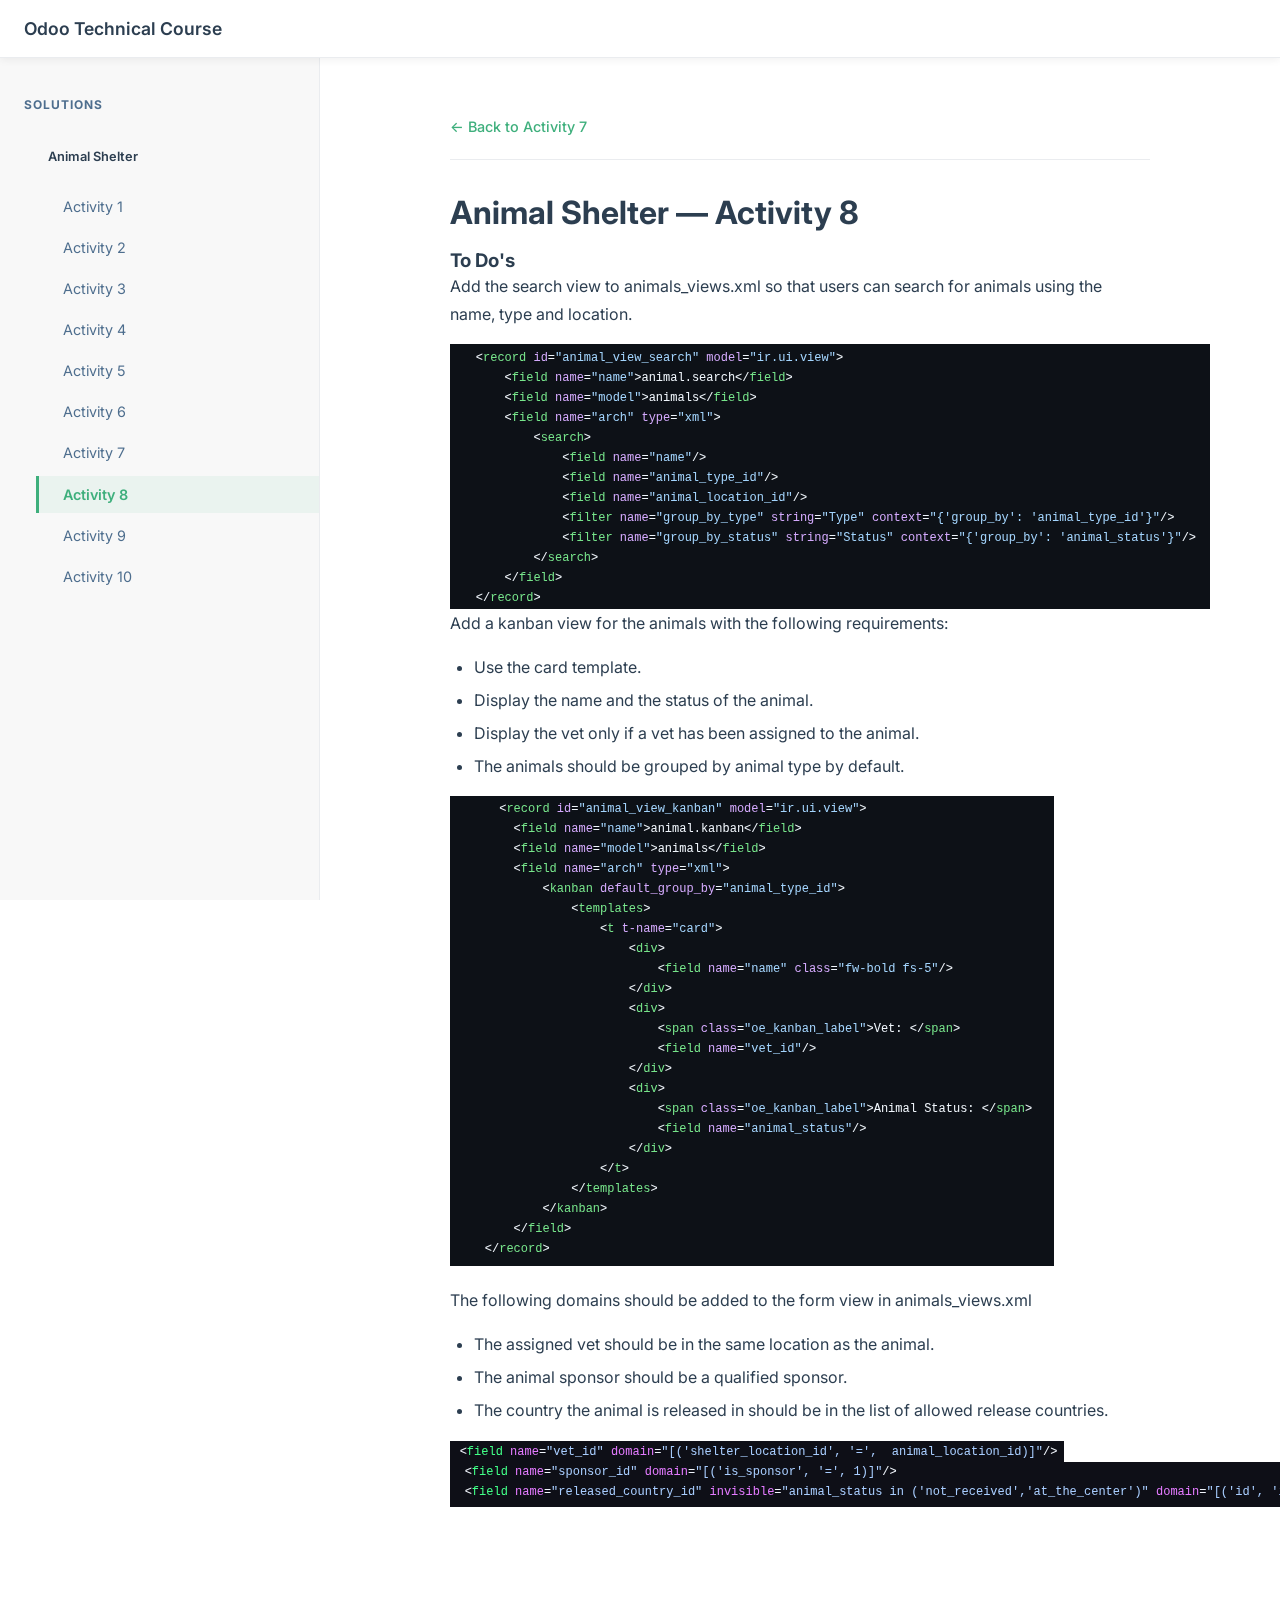
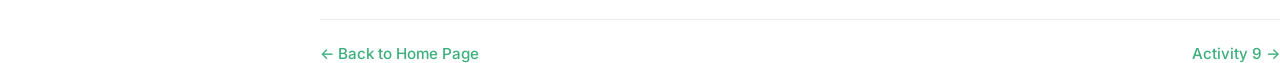
<file: solutions/animal-shelter-part-8.html>
Animal Shelter part 1 · HTML
Copy

<!DOCTYPE html>
<html lang="en-US">

<head>
    <meta charset="utf-8">
    <meta name="viewport" content="width=device-width,initial-scale=1">
    <title>Animal Shelter </title>
    <link href="https://fonts.googleapis.com/css2?family=Inter:wght@400;500;600&display=swap" rel="stylesheet">
    <style>
        *,
        *::before,
        *::after {
            box-sizing: border-box;
            margin: 0;
            padding: 0;
        }

        :root {
            --accent: #3eaf7c;
            --accent-dark: #2d8a5e;
            --text: #2c3e50;
            --text-light: #4e6e8e;
            --border: #eaecef;
            --bg: #ffffff;
            --sidebar-bg: #f8f8f8;
            --navbar-height: 3.6rem;
            --sidebar-width: 20rem;
            --code-bg: #f3f3f3;
            --note-bg: #f0faf5;
        }

        body {
            font-family: 'Inter', -apple-system, BlinkMacSystemFont, 'Segoe UI', sans-serif;
            font-size: 16px;
            color: var(--text);
            background: var(--bg);
        }

        /* ── NAVBAR ── */
        .navbar {
            position: fixed;
            top: 0;
            left: 0;
            right: 0;
            height: var(--navbar-height);
            background: var(--bg);
            border-bottom: 1px solid var(--border);
            display: flex;
            align-items: center;
            padding: 0 1.5rem;
            z-index: 100;
            box-shadow: 0 2px 8px rgba(0, 0, 0, 0.06);
        }

        .navbar .site-name {
            font-size: 1.1rem;
            font-weight: 600;
            color: var(--text);
            text-decoration: none;
        }

        .navbar .nav-right {
            margin-left: auto;
            font-size: 0.95rem;
            color: var(--text-light);
            font-weight: 500;
        }

        .sidebar-toggle {
            display: none;
            flex-direction: column;
            gap: 5px;
            cursor: pointer;
            margin-right: 1rem;
            background: none;
            border: none;
            padding: 4px;
        }

        .sidebar-toggle span {
            display: block;
            width: 22px;
            height: 2px;
            background: var(--text);
            border-radius: 2px;
        }

        /* ── LAYOUT ── */
        .layout {
            display: flex;
            padding-top: var(--navbar-height);
            min-height: 100vh;
        }

        /* ── SIDEBAR ── */
        .sidebar {
            position: fixed;
            top: var(--navbar-height);
            left: 0;
            bottom: 0;
            width: var(--sidebar-width);
            background: var(--sidebar-bg);
            border-right: 1px solid var(--border);
            overflow-y: auto;
            padding: 1.5rem 0;
            transition: transform 0.25s ease;
        }

        .sidebar-group-title {
            font-size: 0.75rem;
            font-weight: 700;
            text-transform: uppercase;
            letter-spacing: 0.08em;
            color: var(--text-light);
            padding: 0.8rem 1.5rem 0.4rem;
        }

        .sidebar ul {
            list-style: none;
        }

        .sidebar-link {
            display: block;
            padding: 0.35rem 1.5rem;
            font-size: 0.9rem;
            color: var(--text-light);
            text-decoration: none;
            border-left: 3px solid transparent;
            transition: color 0.15s, border-color 0.15s, background 0.15s;
        }

        .sidebar-link:hover {
            color: var(--accent);
            background: rgba(62, 175, 124, 0.06);
        }

        .sidebar-link.active {
            color: var(--accent);
            border-left-color: var(--accent);
            background: rgba(62, 175, 124, 0.08);
            font-weight: 600;
        }

        .sidebar-subgroup {
            padding-left: 0.75rem;
        }

        .sidebar-subgroup-title {
            font-size: 0.8rem;
            font-weight: 600;
            color: var(--text);
            padding: 0.5rem 1.5rem 0.25rem;
            cursor: pointer;
        }

        /* ── MAIN CONTENT ── */
        .main {
            margin-left: var(--sidebar-width);
            flex: 1;
            min-width: 0;
        }

        .content {
            max-width: 780px;
            margin: 0 auto;
            padding: 2.5rem 2.5rem 4rem;
        }

        /* ── PAGE NAV (top breadcrumb area) ── */
        .page-nav-top {
            display: flex;
            justify-content: space-between;
            align-items: center;
            padding-bottom: 1.5rem;
            border-bottom: 1px solid var(--border);
            margin-bottom: 2rem;
        }

        .page-nav-top a {
            color: var(--accent);
            text-decoration: none;
            font-size: 0.9rem;
            font-weight: 500;
        }

        .page-nav-top a:hover {
            text-decoration: underline;
        }

        /* ── TYPOGRAPHY ── */
        h1 {
            font-size: 2rem;
            font-weight: 700;
            color: var(--text);
            margin-bottom: 1rem;
            line-height: 1.3;
        }

        h2 {
            font-size: 1.35rem;
            font-weight: 600;
            color: var(--text);
            margin: 2rem 0 0.75rem;
            padding-bottom: 0.4rem;
            border-bottom: 1px solid var(--border);
        }

        p {
            line-height: 1.75;
            color: var(--text);
            margin-bottom: 1rem;
        }

        ul {
            padding-left: 1.5rem;
            margin-bottom: 1rem;
        }

        li {
            line-height: 1.8;
            margin-bottom: 0.25rem;
            color: var(--text);
        }

        strong {
            color: var(--text);
            font-weight: 600;
        }

        code {
            font-family: 'SFMono-Regular', Consolas, 'Liberation Mono', Menlo, monospace;
            font-size: 0.875em;
            background: var(--code-bg);
            color: #476582;
            padding: 0.18em 0.45em;
            border-radius: 3px;
        }

        /* ── NOTE BOX ── */
        .note-box {
            background: var(--note-bg);
            border-left: 4px solid var(--accent);
            border-radius: 0 6px 6px 0;
            padding: 1.25rem 1.5rem;
            margin-top: 2.5rem;
        }

        .note-box h2 {
            font-size: 1.1rem;
            color: var(--accent-dark);
            border-bottom: none;
            margin-top: 0;
            margin-bottom: 0.75rem;
            padding-bottom: 0;
        }

        .note-box li {
            color: #3a5a4a;
        }

        /* ── PAGE NAV BOTTOM ── */
        .page-nav-bottom {
            display: flex;
            justify-content: space-between;
            align-items: center;
            margin-top: 3rem;
            padding-top: 1.5rem;
            border-top: 1px solid var(--border);
        }

        .page-nav-bottom a {
            color: var(--accent);
            text-decoration: none;
            font-size: 0.95rem;
            font-weight: 500;
            display: flex;
            align-items: center;
            gap: 0.4rem;
        }

        .page-nav-bottom a:hover {
            text-decoration: underline;
        }

        /* ── MOBILE ── */
        @media (max-width: 768px) {
            :root {
                --sidebar-width: 0px;
            }

            .sidebar {
                transform: translateX(-100%);
                width: 280px;
                z-index: 90;
            }

            .sidebar.open {
                transform: translateX(0);
            }

            .sidebar-toggle {
                display: flex;
            }

            .main {
                margin-left: 0;
            }

            .content {
                padding: 1.5rem 1.25rem 3rem;
            }

            h1 {
                font-size: 1.5rem;
            }
        }
    </style>
</head>

<body>

    <!-- NAVBAR -->
    <header class="navbar">
        <button class="sidebar-toggle" onclick="document.querySelector('.sidebar').classList.toggle('open')"
            aria-label="Toggle sidebar">
            <span></span><span></span><span></span>
        </button>
        <a href="/odoo-tech-course/" class="site-name">Odoo Technical Course</a>
    </header>

    <div class="layout">

        <!-- SIDEBAR -->
        <aside class="sidebar">
            <p class="sidebar-group-title">Solutions</p>
            <ul>
                <li>
                    <p class="sidebar-subgroup-title">Animal Shelter</p>
                    <ul class="sidebar-subgroup">
                        <li><a href="./animal-shelter-part-1.html" class="sidebar-link">Activity 1</a></li>
                        <li><a href="./animal-shelter-part-2.html" class="sidebar-link">Activity 2</a></li>
                        <li><a href="./animal-shelter-part-3.html" class="sidebar-link">Activity 3</a></li>
                        <li><a href="./animal-shelter-part-4.html" class="sidebar-link">Activity 4</a></li>
                        <li><a href="./animal-shelter-part-5.html" class="sidebar-link">Activity 5</a></li>
                        <li><a href="./animal-shelter-part-6.html" class="sidebar-link">Activity 6</a></li>
                        <li><a href="./animal-shelter-part-7.html" class="sidebar-link">Activity 7</a></li>
                        <li><a href="./animal-shelter-part-8.html" class="sidebar-link active">Activity 8</a></li>
                        <li><a href="./animal-shelter-part-9.html" class="sidebar-link">Activity 9</a></li>
                        <li><a href="./animal-shelter-part-10.html" class="sidebar-link">Activity 10</a></li>
                    </ul>
                </li>
            </ul>
        </aside>

        <!-- MAIN -->
        <main class="main">
            <div class="content">

                <!-- TOP NAV -->
                <div class="page-nav-top">
                    <a href="./animal-shelter-part-7.html">← Back to Activity 7</a>
                </div>

                <!-- PAGE CONTENT -->
                <h1>Animal Shelter — Activity 8</h1>
                <h3> To Do's</h3>
                <div>
                    <p>
                        Add the search view to animals_views.xml so that users can search for animals using the
                        name, type and location.
                    </p>
                    <img src="../assets/img/activity 8.png" />
                </div>

                <div>
                    <p>Add a kanban view for the animals with the following requirements:
                        <ul>
                            <li>
                                Use the card template.
                            </li>
                            <li>
                                Display the name and the status of the animal.
                            </li>
                            <li>
                                Display the vet only if a vet has been assigned to the animal.
                            </li>
                            <li>
                                The animals should be grouped by animal type by default.
                            </li>
                        </ul>

                    </p>
                    <img src = "../assets/img/activity 8 kanban.png" />
                </div>
                <br />
                <div>
                    <p> The following domains should be added to the form view in animals_views.xml</p>
                    <ul>
                        <li> The assigned vet should be in the same location as the animal.</li>
                        <li>  The animal sponsor should be a qualified sponsor. </li>
                        <li> The country the animal is released in should be in the list of allowed release countries.</li>
                    </ul>
                    <img src = "../assets/img/activity 8 domain.png" />
                    <br />
                    <img src = "../assets/img/activity 8 domains.png" />
                </div>
                
            </div>

            <!-- BOTTOM NAV -->
            <div class="page-nav-bottom">
                <a href="../index.html">← Back to Home Page</a>
                <a href="./animal-shelter-part-9.html">Activity 9 →</a>
            </div>

    </div>
    </main>

    </div>

</body>

</html>
</file>
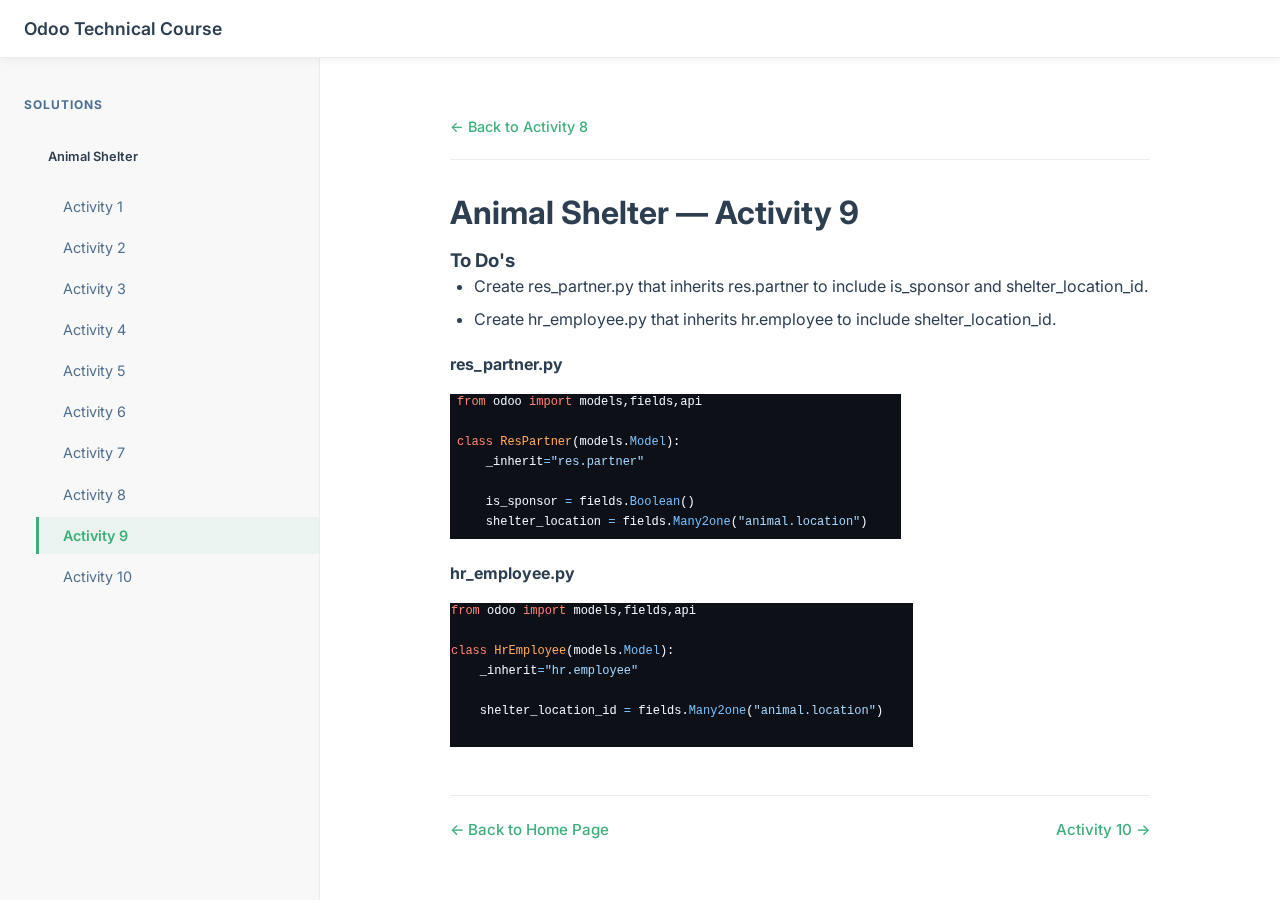
<file: solutions/animal-shelter-part-9.html>
Animal Shelter part 1 · HTML
Copy

<!DOCTYPE html>
<html lang="en-US">

<head>
    <meta charset="utf-8">
    <meta name="viewport" content="width=device-width,initial-scale=1">
    <title>Animal Shelter </title>
    <link href="https://fonts.googleapis.com/css2?family=Inter:wght@400;500;600&display=swap" rel="stylesheet">
    <style>
        *,
        *::before,
        *::after {
            box-sizing: border-box;
            margin: 0;
            padding: 0;
        }

        :root {
            --accent: #3eaf7c;
            --accent-dark: #2d8a5e;
            --text: #2c3e50;
            --text-light: #4e6e8e;
            --border: #eaecef;
            --bg: #ffffff;
            --sidebar-bg: #f8f8f8;
            --navbar-height: 3.6rem;
            --sidebar-width: 20rem;
            --code-bg: #f3f3f3;
            --note-bg: #f0faf5;
        }

        body {
            font-family: 'Inter', -apple-system, BlinkMacSystemFont, 'Segoe UI', sans-serif;
            font-size: 16px;
            color: var(--text);
            background: var(--bg);
        }

        /* ── NAVBAR ── */
        .navbar {
            position: fixed;
            top: 0;
            left: 0;
            right: 0;
            height: var(--navbar-height);
            background: var(--bg);
            border-bottom: 1px solid var(--border);
            display: flex;
            align-items: center;
            padding: 0 1.5rem;
            z-index: 100;
            box-shadow: 0 2px 8px rgba(0, 0, 0, 0.06);
        }

        .navbar .site-name {
            font-size: 1.1rem;
            font-weight: 600;
            color: var(--text);
            text-decoration: none;
        }

        .navbar .nav-right {
            margin-left: auto;
            font-size: 0.95rem;
            color: var(--text-light);
            font-weight: 500;
        }

        .sidebar-toggle {
            display: none;
            flex-direction: column;
            gap: 5px;
            cursor: pointer;
            margin-right: 1rem;
            background: none;
            border: none;
            padding: 4px;
        }

        .sidebar-toggle span {
            display: block;
            width: 22px;
            height: 2px;
            background: var(--text);
            border-radius: 2px;
        }

        /* ── LAYOUT ── */
        .layout {
            display: flex;
            padding-top: var(--navbar-height);
            min-height: 100vh;
        }

        /* ── SIDEBAR ── */
        .sidebar {
            position: fixed;
            top: var(--navbar-height);
            left: 0;
            bottom: 0;
            width: var(--sidebar-width);
            background: var(--sidebar-bg);
            border-right: 1px solid var(--border);
            overflow-y: auto;
            padding: 1.5rem 0;
            transition: transform 0.25s ease;
        }

        .sidebar-group-title {
            font-size: 0.75rem;
            font-weight: 700;
            text-transform: uppercase;
            letter-spacing: 0.08em;
            color: var(--text-light);
            padding: 0.8rem 1.5rem 0.4rem;
        }

        .sidebar ul {
            list-style: none;
        }

        .sidebar-link {
            display: block;
            padding: 0.35rem 1.5rem;
            font-size: 0.9rem;
            color: var(--text-light);
            text-decoration: none;
            border-left: 3px solid transparent;
            transition: color 0.15s, border-color 0.15s, background 0.15s;
        }

        .sidebar-link:hover {
            color: var(--accent);
            background: rgba(62, 175, 124, 0.06);
        }

        .sidebar-link.active {
            color: var(--accent);
            border-left-color: var(--accent);
            background: rgba(62, 175, 124, 0.08);
            font-weight: 600;
        }

        .sidebar-subgroup {
            padding-left: 0.75rem;
        }

        .sidebar-subgroup-title {
            font-size: 0.8rem;
            font-weight: 600;
            color: var(--text);
            padding: 0.5rem 1.5rem 0.25rem;
            cursor: pointer;
        }

        /* ── MAIN CONTENT ── */
        .main {
            margin-left: var(--sidebar-width);
            flex: 1;
            min-width: 0;
        }

        .content {
            max-width: 780px;
            margin: 0 auto;
            padding: 2.5rem 2.5rem 4rem;
        }

        /* ── PAGE NAV (top breadcrumb area) ── */
        .page-nav-top {
            display: flex;
            justify-content: space-between;
            align-items: center;
            padding-bottom: 1.5rem;
            border-bottom: 1px solid var(--border);
            margin-bottom: 2rem;
        }

        .page-nav-top a {
            color: var(--accent);
            text-decoration: none;
            font-size: 0.9rem;
            font-weight: 500;
        }

        .page-nav-top a:hover {
            text-decoration: underline;
        }

        /* ── TYPOGRAPHY ── */
        h1 {
            font-size: 2rem;
            font-weight: 700;
            color: var(--text);
            margin-bottom: 1rem;
            line-height: 1.3;
        }

        h2 {
            font-size: 1.35rem;
            font-weight: 600;
            color: var(--text);
            margin: 2rem 0 0.75rem;
            padding-bottom: 0.4rem;
            border-bottom: 1px solid var(--border);
        }

        p {
            line-height: 1.75;
            color: var(--text);
            margin-bottom: 1rem;
        }

        ul {
            padding-left: 1.5rem;
            margin-bottom: 1rem;
        }

        li {
            line-height: 1.8;
            margin-bottom: 0.25rem;
            color: var(--text);
        }

        strong {
            color: var(--text);
            font-weight: 600;
        }

        code {
            font-family: 'SFMono-Regular', Consolas, 'Liberation Mono', Menlo, monospace;
            font-size: 0.875em;
            background: var(--code-bg);
            color: #476582;
            padding: 0.18em 0.45em;
            border-radius: 3px;
        }

        /* ── NOTE BOX ── */
        .note-box {
            background: var(--note-bg);
            border-left: 4px solid var(--accent);
            border-radius: 0 6px 6px 0;
            padding: 1.25rem 1.5rem;
            margin-top: 2.5rem;
        }

        .note-box h2 {
            font-size: 1.1rem;
            color: var(--accent-dark);
            border-bottom: none;
            margin-top: 0;
            margin-bottom: 0.75rem;
            padding-bottom: 0;
        }

        .note-box li {
            color: #3a5a4a;
        }

        /* ── PAGE NAV BOTTOM ── */
        .page-nav-bottom {
            display: flex;
            justify-content: space-between;
            align-items: center;
            margin-top: 3rem;
            padding-top: 1.5rem;
            border-top: 1px solid var(--border);
        }

        .page-nav-bottom a {
            color: var(--accent);
            text-decoration: none;
            font-size: 0.95rem;
            font-weight: 500;
            display: flex;
            align-items: center;
            gap: 0.4rem;
        }

        .page-nav-bottom a:hover {
            text-decoration: underline;
        }

        /* ── MOBILE ── */
        @media (max-width: 768px) {
            :root {
                --sidebar-width: 0px;
            }

            .sidebar {
                transform: translateX(-100%);
                width: 280px;
                z-index: 90;
            }

            .sidebar.open {
                transform: translateX(0);
            }

            .sidebar-toggle {
                display: flex;
            }

            .main {
                margin-left: 0;
            }

            .content {
                padding: 1.5rem 1.25rem 3rem;
            }

            h1 {
                font-size: 1.5rem;
            }
        }
    </style>
</head>

<body>

    <!-- NAVBAR -->
    <header class="navbar">
        <button class="sidebar-toggle" onclick="document.querySelector('.sidebar').classList.toggle('open')"
            aria-label="Toggle sidebar">
            <span></span><span></span><span></span>
        </button>
        <a href="/odoo-tech-course/" class="site-name">Odoo Technical Course</a>
    </header>

    <div class="layout">

        <!-- SIDEBAR -->
        <aside class="sidebar">
            <p class="sidebar-group-title">Solutions</p>
            <ul>
                <li>
                    <p class="sidebar-subgroup-title">Animal Shelter</p>
                    <ul class="sidebar-subgroup">
                        <li><a href="./animal-shelter-part-1.html" class="sidebar-link">Activity 1</a></li>
                        <li><a href="./animal-shelter-part-2.html" class="sidebar-link">Activity 2</a></li>
                        <li><a href="./animal-shelter-part-3.html" class="sidebar-link">Activity 3</a></li>
                        <li><a href="./animal-shelter-part-4.html" class="sidebar-link">Activity 4</a></li>
                        <li><a href="./animal-shelter-part-5.html" class="sidebar-link">Activity 5</a></li>
                        <li><a href="./animal-shelter-part-6.html" class="sidebar-link">Activity 6</a></li>
                        <li><a href="./animal-shelter-part-7.html" class="sidebar-link">Activity 7</a></li>
                        <li><a href="./animal-shelter-part-8.html" class="sidebar-link">Activity 8</a></li>
                        <li><a href="./animal-shelter-part-9.html" class="sidebar-link active">Activity 9</a></li>
                        <li><a href="./animal-shelter-part-10.html" class="sidebar-link">Activity 10</a></li>
                    </ul>
                </li>
            </ul>
        </aside>

        <!-- MAIN -->
        <main class="main">
            <div class="content">

                  <!-- TOP NAV -->
                <div class="page-nav-top">
                    <a href="./animal-shelter-part-8.html">← Back to Activity 8</a>
                </div>

                <!-- PAGE CONTENT -->
                <h1>Animal Shelter — Activity 9</h1>

                <div>
                    <h3> To Do's</h3>
                    <ul>
                        <li> Create res_partner.py that inherits res.partner to include is_sponsor and shelter_location_id.</li>
                        <li> Create hr_employee.py that inherits hr.employee to include shelter_location_id.</li>
                    </ul>
                </div>

                <div>
                    <p> <b> res_partner.py</b></p>
                    <img src = "../assets/img/activity 9 res partner.png" />
                </div>
                <br />
                <div>
                    <p> <b> hr_employee.py</b></p>
                    <img src = "../assets/img/activity 9 hr employee.png" />
                </div>

                <!-- BOTTOM NAV -->
                <div class="page-nav-bottom">
                    <a href="../index.html">← Back to Home Page</a>
                    <a href="./animal-shelter-part-10.html">Activity 10 →</a>
                </div>

            </div>
        </main>

    </div>

</body>

</html>
</file>
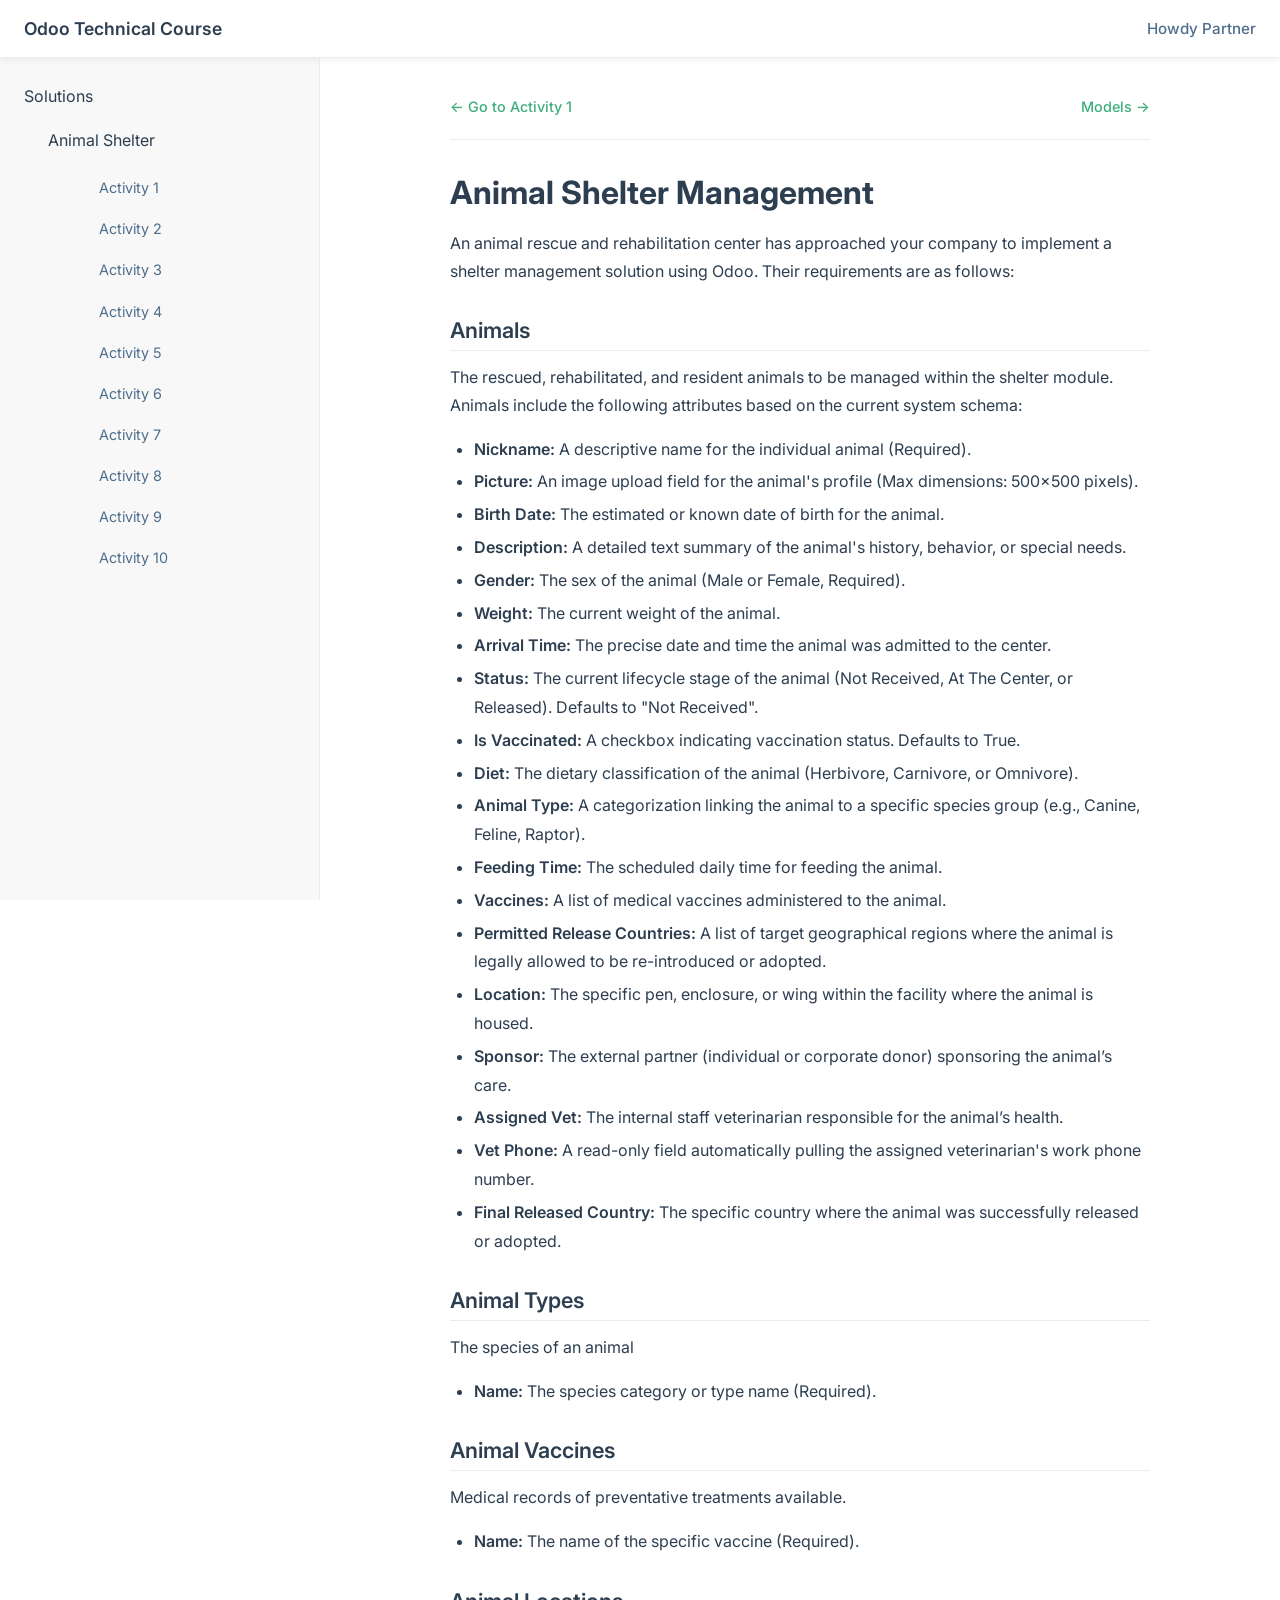
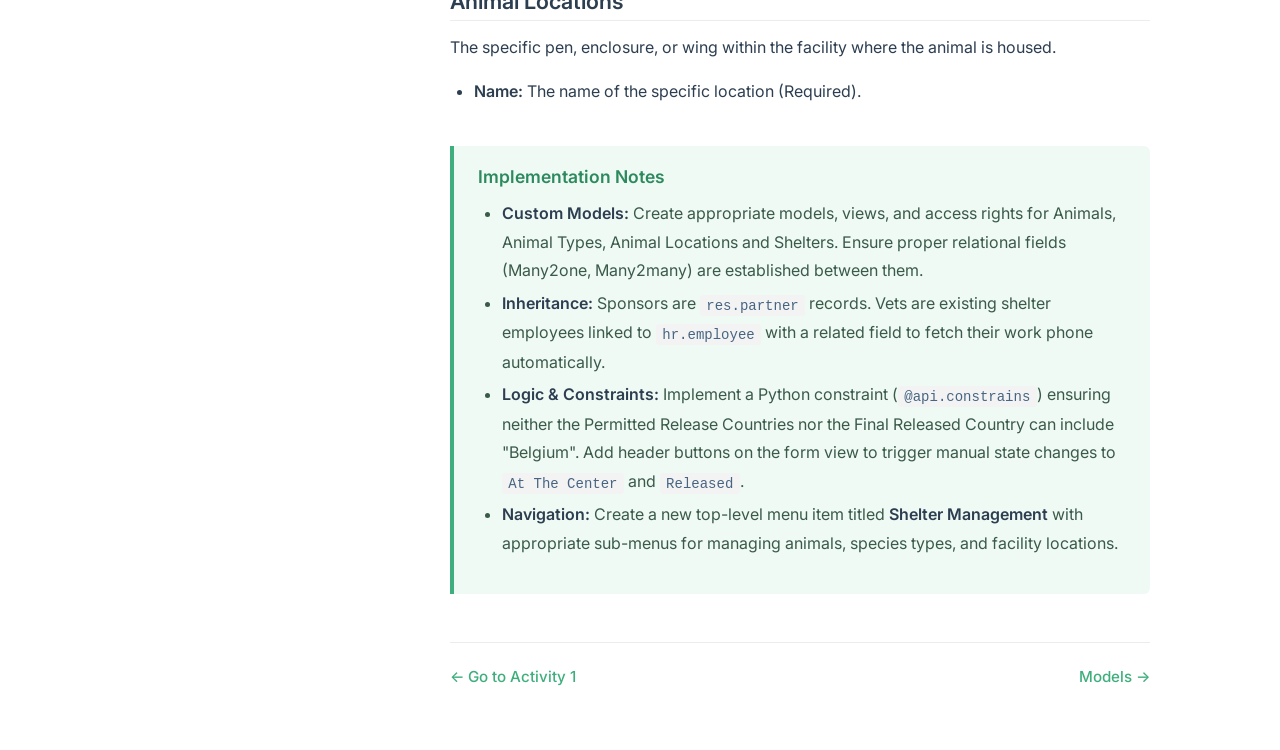
<file: solutions/animal-shelter.html>
<!DOCTYPE html>
<html lang="en-US">

<head>
  <meta charset="utf-8">
  <meta name="viewport" content="width=device-width,initial-scale=1">
  <title>Animal Shelter </title>
  <link href="https://fonts.googleapis.com/css2?family=Inter:wght@400;500;600&display=swap" rel="stylesheet">
  <style>
    *,
    *::before,
    *::after {
      box-sizing: border-box;
      margin: 0;
      padding: 0;
    }

    :root {
      --accent: #3eaf7c;
      --accent-dark: #2d8a5e;
      --text: #2c3e50;
      --text-light: #4e6e8e;
      --border: #eaecef;
      --bg: #ffffff;
      --sidebar-bg: #f8f8f8;
      --navbar-height: 3.6rem;
      --sidebar-width: 20rem;
      --code-bg: #f3f3f3;
      --note-bg: #f0faf5;
    }

    body {
      font-family: 'Inter', -apple-system, BlinkMacSystemFont, 'Segoe UI', sans-serif;
      font-size: 16px;
      color: var(--text);
      background: var(--bg);
    }

    /* ── NAVBAR ── */
    .navbar {
      position: fixed;
      top: 0;
      left: 0;
      right: 0;
      height: var(--navbar-height);
      background: var(--bg);
      border-bottom: 1px solid var(--border);
      display: flex;
      align-items: center;
      padding: 0 1.5rem;
      z-index: 100;
      box-shadow: 0 2px 8px rgba(0, 0, 0, 0.06);
    }

    .navbar .site-name {
      font-size: 1.1rem;
      font-weight: 600;
      color: var(--text);
      text-decoration: none;
    }

    .navbar .nav-right {
      margin-left: auto;
      font-size: 0.95rem;
      color: var(--text-light);
      font-weight: 500;
    }

    .sidebar-toggle {
      display: none;
      flex-direction: column;
      gap: 5px;
      cursor: pointer;
      margin-right: 1rem;
      background: none;
      border: none;
      padding: 4px;
    }

    .sidebar-toggle span {
      display: block;
      width: 22px;
      height: 2px;
      background: var(--text);
      border-radius: 2px;
    }

    /* ── LAYOUT ── */
    .layout {
      display: flex;
      padding-top: var(--navbar-height);
      min-height: 100vh;
    }

    /* ── SIDEBAR ── */
    .sidebar {
      position: fixed;
      top: var(--navbar-height);
      left: 0;
      bottom: 0;
      width: var(--sidebar-width);
      background: var(--sidebar-bg);
      border-right: 1px solid var(--border);
      overflow-y: auto;
      padding: 1.5rem 0;
      transition: transform 0.25s ease;
    }

    .sidebar-group-title {
      font-size: 0.75rem;
      font-weight: 700;
      text-transform: uppercase;
      letter-spacing: 0.08em;
      color: var(--text-light);
      padding: 0.8rem 1.5rem 0.4rem;
    }

    .sidebar ul {
      list-style: none;
    }

    .sidebar-link {
      display: block;
      padding: 0.35rem 1.5rem;
      font-size: 0.9rem;
      color: var(--text-light);
      text-decoration: none;
      border-left: 3px solid transparent;
      transition: color 0.15s, border-color 0.15s, background 0.15s;
    }

    .sidebar-link:hover {
      color: var(--accent);
      background: rgba(62, 175, 124, 0.06);
    }

    .sidebar-link.active {
      color: var(--accent);
      border-left-color: var(--accent);
      background: rgba(62, 175, 124, 0.08);
      font-weight: 600;
    }

    .sidebar-subgroup {
      padding-left: 0.75rem;
    }

    .sidebar-subgroup-title {
      font-size: 0.8rem;
      font-weight: 600;
      color: var(--text);
      padding: 0.5rem 1.5rem 0.25rem;
      cursor: pointer;
    }

    /* ── MAIN CONTENT ── */
    .main {
      margin-left: var(--sidebar-width);
      flex: 1;
      min-width: 0;
    }

    .content {
      max-width: 780px;
      margin: 0 auto;
      padding: 2.5rem 2.5rem 4rem;
    }

    /* ── PAGE NAV (top breadcrumb area) ── */
    .page-nav-top {
      display: flex;
      justify-content: space-between;
      align-items: center;
      padding-bottom: 1.5rem;
      border-bottom: 1px solid var(--border);
      margin-bottom: 2rem;
    }

    .page-nav-top a {
      color: var(--accent);
      text-decoration: none;
      font-size: 0.9rem;
      font-weight: 500;
    }

    .page-nav-top a:hover {
      text-decoration: underline;
    }

    /* ── TYPOGRAPHY ── */
    h1 {
      font-size: 2rem;
      font-weight: 700;
      color: var(--text);
      margin-bottom: 1rem;
      line-height: 1.3;
    }

    h2 {
      font-size: 1.35rem;
      font-weight: 600;
      color: var(--text);
      margin: 2rem 0 0.75rem;
      padding-bottom: 0.4rem;
      border-bottom: 1px solid var(--border);
    }

    p {
      line-height: 1.75;
      color: var(--text);
      margin-bottom: 1rem;
    }

    ul {
      padding-left: 1.5rem;
      margin-bottom: 1rem;
    }

    li {
      line-height: 1.8;
      margin-bottom: 0.25rem;
      color: var(--text);
    }

    strong {
      color: var(--text);
      font-weight: 600;
    }

    code {
      font-family: 'SFMono-Regular', Consolas, 'Liberation Mono', Menlo, monospace;
      font-size: 0.875em;
      background: var(--code-bg);
      color: #476582;
      padding: 0.18em 0.45em;
      border-radius: 3px;
    }

    /* ── NOTE BOX ── */
    .note-box {
      background: var(--note-bg);
      border-left: 4px solid var(--accent);
      border-radius: 0 6px 6px 0;
      padding: 1.25rem 1.5rem;
      margin-top: 2.5rem;
    }

    .note-box h2 {
      font-size: 1.1rem;
      color: var(--accent-dark);
      border-bottom: none;
      margin-top: 0;
      margin-bottom: 0.75rem;
      padding-bottom: 0;
    }

    .note-box li {
      color: #3a5a4a;
    }

    /* ── PAGE NAV BOTTOM ── */
    .page-nav-bottom {
      display: flex;
      justify-content: space-between;
      align-items: center;
      margin-top: 3rem;
      padding-top: 1.5rem;
      border-top: 1px solid var(--border);
    }

    .page-nav-bottom a {
      color: var(--accent);
      text-decoration: none;
      font-size: 0.95rem;
      font-weight: 500;
      display: flex;
      align-items: center;
      gap: 0.4rem;
    }

    .page-nav-bottom a:hover {
      text-decoration: underline;
    }

    /* ── MOBILE ── */
    @media (max-width: 768px) {
      :root {
        --sidebar-width: 0px;
      }

      .sidebar {
        transform: translateX(-100%);
        width: 280px;
        z-index: 90;
      }

      .sidebar.open {
        transform: translateX(0);
      }

      .sidebar-toggle {
        display: flex;
      }

      .main {
        margin-left: 0;
      }

      .content {
        padding: 1.5rem 1.25rem 3rem;
      }

      h1 {
        font-size: 1.5rem;
      }
    }
  </style>
</head>

<body>

  <!-- NAVBAR -->
  <header class="navbar">
    <button class="sidebar-toggle" onclick="document.querySelector('.sidebar').classList.toggle('open')"
      aria-label="Toggle sidebar">
      <span></span><span></span><span></span>
    </button>
    <a href="/odoo-tech-course/" class="site-name">Odoo Technical Course</a>
    <span class="nav-right">Howdy Partner</span>
  </header>

  <div class="layout">

    <!-- SIDEBAR -->
    <aside class="sidebar">
      <ul class="sidebar-links">
        <li>
          <section class="sidebar-group depth-0">
            <p class="sidebar-heading open"><span>Solutions</span></p>
            <ul class="sidebar-links sidebar-group-items">
              <li>
                <section class="sidebar-group is-sub-group depth-1">
                  <p class="sidebar-heading"><span>Animal Shelter</span></p>
                  <ul class="sidebar-links sidebar-group-items">
                    <li><a href="./animal-shelter-part-1.html" class="sidebar-link">Activity 1</a></li>
                    <li><a href=./animal-shelter-part-2.html" class="sidebar-link">Activity 2</a></li>
                    <li><a href="./animal-shelter-part-3.html" class="sidebar-link">Activity 3</a></li>
                    <li><a href="./animal-shelter-part-4.html" class="sidebar-link">Activity 4</a></li>
                    <li><a href="./animal-shelter-part-5.html" class="sidebar-link">Activity 5</a></li>
                    <li><a href="./animal-shelter-part-6.html" class="sidebar-link">Activity 6</a></li>
                    <li><a href="./animal-shelter-part-7.html" class="sidebar-link">Activity 7</a></li>
                    <li><a href="./animal-shelter-part-8.html" class="sidebar-link">Activity 8</a></li>
                    <li><a href="./animal-shelter-part-9.html" class="sidebar-link">Activity 9</a></li>
                    <li><a href="./animal-shelter-part-10.html" class="sidebar-link">Activity 10</a></li>
                  </ul>
                </section>
              </li>
            </ul>
          </section>
      </ul>
    </aside>

    <!-- MAIN -->
    <main class="main">
      <div class="content">

        <!-- TOP NAV -->
        <div class="page-nav-top">
          <a href="./animal-shelter-part-1.html">← Go to Activity 1</a>
          <a href="/odoo-tech-course/solutions/sallys-flower-shop/models.html">Models →</a>
        </div>

        <!-- PAGE CONTENT -->
        <h1>Animal Shelter Management</h1>
        <p>An animal rescue and rehabilitation center has approached your company to implement a shelter management
          solution using Odoo. Their requirements are as follows:</p>

        <h2>Animals</h2>
        <p>The rescued, rehabilitated, and resident animals to be managed within the shelter module. Animals include the
          following attributes based on the current system schema:</p>
        <ul>
          <li><strong>Nickname:</strong> A descriptive name for the individual animal (Required).</li>
          <li><strong>Picture:</strong> An image upload field for the animal's profile (Max dimensions: 500x500 pixels).
          </li>
          <li><strong>Birth Date:</strong> The estimated or known date of birth for the animal.</li>
          <li><strong>Description:</strong> A detailed text summary of the animal's history, behavior, or special needs.
          </li>
          <li><strong>Gender:</strong> The sex of the animal (Male or Female, Required).</li>
          <li><strong>Weight:</strong> The current weight of the animal.</li>
          <li><strong>Arrival Time:</strong> The precise date and time the animal was admitted to the center.</li>
          <li><strong>Status:</strong> The current lifecycle stage of the animal (Not Received, At The Center, or
            Released). Defaults to "Not Received".</li>
          <li><strong>Is Vaccinated:</strong> A checkbox indicating vaccination status. Defaults to True.</li>
          <li><strong>Diet:</strong> The dietary classification of the animal (Herbivore, Carnivore, or Omnivore).</li>
          <li><strong>Animal Type:</strong> A categorization linking the animal to a specific species group (e.g.,
            Canine, Feline, Raptor).</li>
          <li><strong>Feeding Time:</strong> The scheduled daily time for feeding the animal.</li>
          <li><strong>Vaccines:</strong> A list of medical vaccines administered to the animal.</li>
          <li><strong>Permitted Release Countries:</strong> A list of target geographical regions where the animal is
            legally allowed to be re-introduced or adopted.</li>
          <li><strong>Location:</strong> The specific pen, enclosure, or wing within the facility where the animal is
            housed.</li>
          <li><strong>Sponsor:</strong> The external partner (individual or corporate donor) sponsoring the animal’s
            care.</li>
          <li><strong>Assigned Vet:</strong> The internal staff veterinarian responsible for the animal’s health.</li>
          <li><strong>Vet Phone:</strong> A read-only field automatically pulling the assigned veterinarian's work phone
            number.</li>
          <li><strong>Final Released Country:</strong> The specific country where the animal was successfully released
            or adopted.</li>
        </ul>

        <h2>Animal Types</h2>
        <p>The species of an animal</p>
        <ul>
          <li><strong>Name:</strong> The species category or type name (Required).</li>
        </ul>

        <h2>Animal Vaccines</h2>
        <p>Medical records of preventative treatments available.</p>
        <ul>
          <li><strong>Name:</strong> The name of the specific vaccine (Required).</li>
        </ul>

        <h2>Animal Locations</h2>
        <p>The specific pen, enclosure, or wing within the facility where the animal is
            housed.</p>
        <ul>
          <li><strong>Name:</strong> The name of the specific location (Required).</li>
        </ul>

        <div class="note-box">
          <h2>Implementation Notes</h2>
          <ul>
            <li><strong>Custom Models:</strong> Create appropriate models, views, and access rights for Animals, Animal
              Types, Animal Locations and Shelters. Ensure proper relational fields (Many2one, Many2many) are
              established between them.</li>
            <li><strong>Inheritance:</strong> Sponsors are <code>res.partner</code> records. Vets are existing shelter
              employees linked to <code>hr.employee</code> with a related field to fetch their work phone automatically.
            </li>
            <li><strong>Logic &amp; Constraints:</strong> Implement a Python constraint (<code>@api.constrains</code>)
              ensuring neither the Permitted Release Countries nor the Final Released Country can include "Belgium". Add
              header buttons on the form view to trigger manual state changes to <code>At The Center</code> and
              <code>Released</code>.
            </li>
            <li><strong>Navigation:</strong> Create a new top-level menu item titled <strong>Shelter Management</strong>
              with appropriate sub-menus for managing animals, species types, and facility locations.</li>
          </ul>
        </div>

        <!-- BOTTOM NAV -->
        <div class="page-nav-bottom">
          <a href="./animal-shelter-part-1.html">← Go to Activity 1</a>
          <a href="/odoo-tech-course/solutions/sallys-flower-shop/models.html">Models →</a>
        </div>

      </div>
    </main>

  </div>

</body>

</html>
</file>
